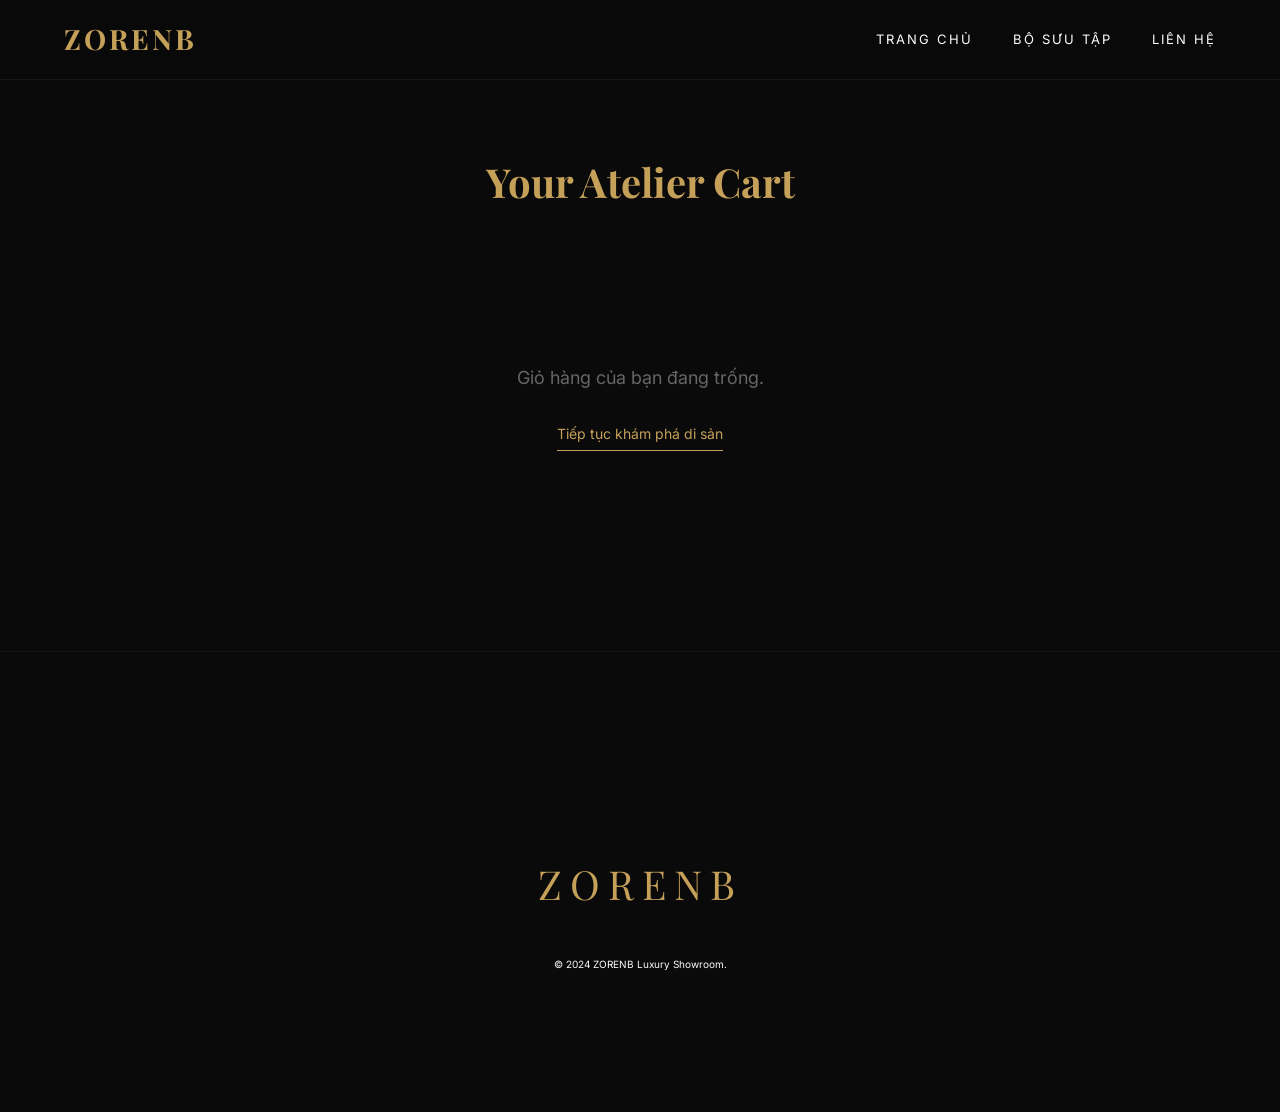
<file: cart.html>
<!DOCTYPE html>
<html lang="vi">

<head>
    <meta charset="UTF-8">
    <meta name="viewport" content="width=device-width, initial-scale=1.0">
    <title>Giỏ Hàng | ZORENB Luxury Heritage</title>
    <link rel="stylesheet" href="css/style.css">
    <link rel="stylesheet" href="https://cdnjs.cloudflare.com/ajax/libs/font-awesome/6.5.1/css/all.min.css">
    <style>
        .cart-section {
            padding: 15rem 5% 10rem;
            min-height: 70vh;
        }

        .cart-container {
            max-width: 1200px;
            margin: 0 auto;
        }

        .cart-title {
            font-family: var(--font-serif);
            font-size: 4rem;
            color: var(--clr-gold);
            margin-bottom: 5rem;
            text-align: center;
        }

        .cart-grid {
            display: grid;
            grid-template-columns: 1fr 35rem;
            gap: 5rem;
        }

        .cart-items {
            border-top: 1px solid rgba(255, 255, 255, 0.1);
        }

        .cart-item {
            display: flex;
            align-items: center;
            padding: 3rem 0;
            border-bottom: 1px solid rgba(255, 255, 255, 0.05);
            gap: 3rem;
        }

        .cart-item-img {
            width: 12rem;
            height: 16rem;
            object-fit: cover;
            border-radius: 4px;
        }

        .cart-item-info {
            flex: 1;
        }

        .cart-item-name {
            font-family: var(--font-serif);
            font-size: 2.2rem;
            margin-bottom: 0.5rem;
            color: var(--clr-ivory);
        }

        .cart-item-meta {
            color: #666;
            font-size: 1.3rem;
            text-transform: uppercase;
            letter-spacing: 0.1rem;
        }

        .cart-item-price {
            color: var(--clr-gold);
            font-size: 1.8rem;
            margin-top: 1rem;
        }

        .cart-qty-control {
            display: flex;
            align-items: center;
            border: 1px solid #333;
            width: fit-content;
            margin-top: 1.5rem;
        }

        .cart-qty-btn {
            background: none;
            border: none;
            color: #fff;
            width: 3.5rem;
            height: 3.5rem;
            cursor: pointer;
        }

        .cart-qty-val {
            padding: 0 1.5rem;
            font-size: 1.4rem;
        }

        .cart-summary {
            background: #0f0f0f;
            padding: 4rem;
            border-radius: 8px;
            height: fit-content;
            position: sticky;
            top: 12rem;
        }

        .summary-title {
            font-size: 1.8rem;
            text-transform: uppercase;
            letter-spacing: 0.2rem;
            margin-bottom: 3rem;
            border-bottom: 1px solid #333;
            padding-bottom: 1.5rem;
        }

        .summary-row {
            display: flex;
            justify-content: space-between;
            margin-bottom: 2rem;
            font-size: 1.4rem;
            color: #888;
        }

        .summary-total {
            border-top: 1px solid #333;
            padding-top: 2rem;
            margin-top: 2rem;
            color: var(--clr-ivory);
            font-weight: 600;
            font-size: 2rem;
        }

        .btn-checkout {
            width: 100%;
            padding: 2rem;
            background: var(--clr-gold);
            color: #000;
            border: none;
            font-weight: 700;
            text-transform: uppercase;
            letter-spacing: 0.2rem;
            cursor: pointer;
            margin-top: 3rem;
            transition: 0.3s;
        }

        .btn-checkout:hover {
            background: #e6c875;
            transform: translateY(-3px);
        }

        .empty-cart {
            text-align: center;
            padding: 10rem 0;
        }

        .btn-continue {
            display: inline-block;
            margin-top: 3rem;
            color: var(--clr-gold);
            text-decoration: none;
            border-bottom: 1px solid;
            padding-bottom: 5px;
            font-size: 1.4rem;
        }

        .delete-item-btn {
            color: #ff4d4d;
            cursor: pointer;
            transition: all 0.3s ease;
            padding: 1rem;
            display: flex;
            align-items: center;
            justify-content: center;
            border-radius: 50%;
            margin-left: auto; /* Push to the right */
        }

        .delete-item-btn:hover {
            background: rgba(255, 77, 77, 0.1);
            transform: scale(1.2) rotate(5deg);
        }

        .btn-clear-all {
            background: transparent;
            border: 1px solid #333;
            color: #666;
            width: 100%;
            padding: 1.2rem;
            margin-top: 1.5rem;
            cursor: pointer;
            font-size: 1.2rem;
            text-transform: uppercase;
            letter-spacing: 0.1rem;
            transition: all 0.3s;
        }

        .btn-clear-all:hover {
            border-color: #ff4d4d;
            color: #ff4d4d;
        }

    </style>
</head>

<body>
    <div class="app-container">
        <header class="site-header header-scrolled">
            <div class="logo">ZORENB</div>
            <nav>
                <ul class="nav-menu">
                    <li><a href="index.html" class="nav-link">Trang Chủ</a></li>
                    <li><a href="collections.html" class="nav-link">Bộ Sưu Tập</a></li>
                    <li><a href="#" class="nav-link">Liên Hệ</a></li>
                </ul>
            </nav>
        </header>

        <main class="cart-section">
            <div class="cart-container">
                <h1 class="cart-title">Your Atelier Cart</h1>

                <div id="cart-content">
                    <!-- Content loaded by JS -->
                </div>
            </div>
        </main>

        <footer class="site-footer">
            <div class="section-container">
                <div class="footer-logo">ZORENB</div>
                <p>&copy; 2024 ZORENB Luxury Showroom.</p>
            </div>
        </footer>
    </div>

    <script>
        function renderCart() {
            const cart = JSON.parse(localStorage.getItem('ZorenbCart')) || [];
            console.log('=== renderCart called ===');
            console.log('Cart data:', cart);
            console.log('Cart length:', cart.length);
            const container = document.getElementById('cart-content');

            if (cart.length === 0) {
                container.innerHTML = `
                    <div class="empty-cart">
                        <p style="font-size: 1.8rem; color: #666;">Giỏ hàng của bạn đang trống.</p>
                        <a href="collections.html" class="btn-continue">Tiếp tục khám phá di sản</a>
                    </div>`;
                return;
            }

            let subtotal = 0;
            const itemsHtml = cart.map((item, index) => {
                const price = parseFloat(item.price.replace('$', '').replace(',', ''));
                subtotal += price * item.qty;
                return `
                    <div class="cart-item">
                        <img src="${item.image}" class="cart-item-img">
                        <div class="cart-item-info">
                            <h3 class="cart-item-name">${item.name}</h3>
                            <p class="cart-item-meta">Size: ${item.size} | Màu: ${item.color || 'Mặc định'}</p>
                            <p class="cart-item-price">${item.price}</p>
                            <div class="cart-qty-control">
                                <button class="cart-qty-btn" onclick="updateQty(${index}, -1)">−</button>
                                <span class="cart-qty-val">${item.qty}</span>
                                <button class="cart-qty-btn" onclick="updateQty(${index}, 1)">+</button>
                            </div>
                        </div>
                        <div class="delete-item-btn" onclick="if(confirm('Bạn có chắc chắn muốn xóa sản phẩm này?')) removeItem(${index})" title="Xóa sản phẩm">
                            <i class="fas fa-trash-alt" style="font-size: 1.8rem;"></i>
                        </div>
                    </div>
                `;
            }).join('');

            container.innerHTML = `
                <div class="cart-grid">
                    <div class="cart-items">${itemsHtml}</div>
                    <div class="cart-summary">
                        <h2 class="summary-title">Tạm tính</h2>
                        <div class="summary-row"><span>Sản phẩm</span><span>$${subtotal.toLocaleString()}</span></div>
                        <div class="summary-row"><span>Vận chuyển</span><span>Free</span></div>
                        <div class="summary-total"><div class="summary-row" style="color:inherit"><span>Tổng cộng</span><span>$${subtotal.toLocaleString()}</span></div></div>
                        <button class="btn-checkout" onclick="completeCheckout()">Thanh Toán</button>
                        <button class="btn-clear-all" onclick="clearFullCart()">Hủy Toàn Bộ</button>
                    </div>
                </div>
            `;
        }

        window.updateQty = (index, delta) => {
            let cart = JSON.parse(localStorage.getItem('ZorenbCart'));
            cart[index].qty = Math.max(1, cart[index].qty + delta);
            localStorage.setItem('ZorenbCart', JSON.stringify(cart));
            renderCart();
        };

        window.removeItem = (index) => {
            let cart = JSON.parse(localStorage.getItem('ZorenbCart'));
            cart.splice(index, 1);
            localStorage.setItem('ZorenbCart', JSON.stringify(cart));
            renderCart();
        };

        renderCart();
        window.clearFullCart = () => {
            if (confirm('Bạn có chắc chắn muốn xóa toàn bộ sản phẩm khỏi giỏ hàng?')) {
                localStorage.removeItem('ZorenbCart');
                renderCart();
            }
        };

        window.completeCheckout = () => {
            window.location.href = 'checkout.html';
        };
    </script>
    <script src="js/common.js"></script>
</body>

</html>
</file>
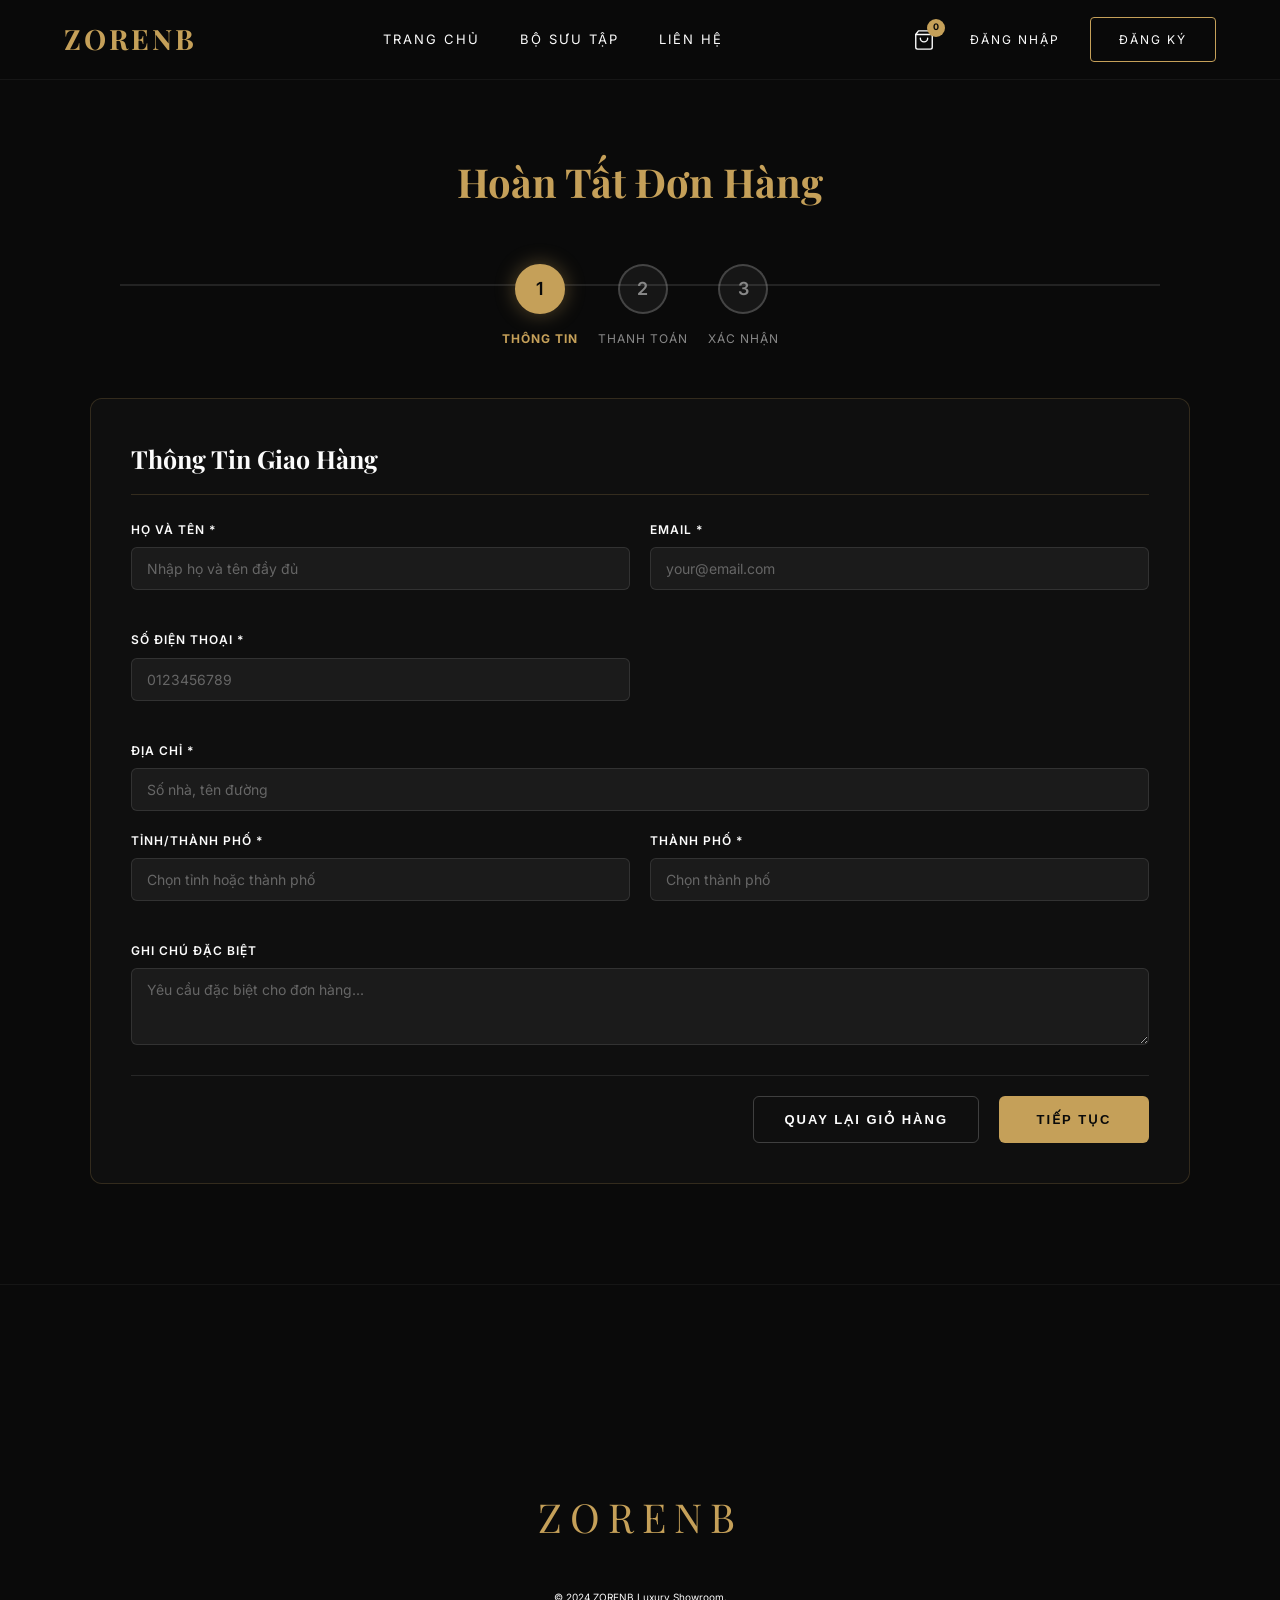
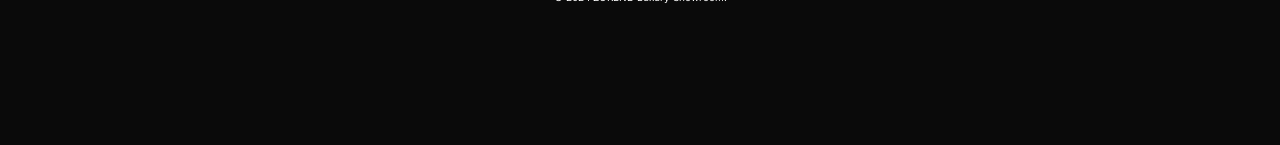
<file: checkout.html>
<!DOCTYPE html>
<html lang="vi">

<head>
    <meta charset="UTF-8">
    <meta name="viewport" content="width=device-width, initial-scale=1.0">
    <title>Checkout | ZORENB Luxury Heritage</title>
    <link rel="stylesheet" href="css/style.css">
    <link rel="stylesheet" href="css/checkout.css">
    <link rel="stylesheet" href="https://cdnjs.cloudflare.com/ajax/libs/font-awesome/6.5.1/css/all.min.css">
</head>

<body>
    <div class="app-container">
        <header class="site-header header-scrolled">
            <div class="logo">ZORENB</div>
            <nav>
                <ul class="nav-menu">
                    <li><a href="index.html" class="nav-link">Trang Chủ</a></li>
                    <li><a href="collections.html" class="nav-link">Bộ Sưu Tập</a></li>
                    <li><a href="#" class="nav-link">Liên Hệ</a></li>
                </ul>
            </nav>
            <div class="header-actions">
                <a href="cart.html" class="cart-icon-btn" id="header-cart-link" aria-label="Giỏ hàng">
                    <svg width="22" height="22" viewBox="0 0 24 24" fill="none" stroke="currentColor" stroke-width="1.5"
                        stroke-linecap="round" stroke-linejoin="round">
                        <path d="M6 2L3 6v14a2 2 0 002 2h14a2 2 0 002-2V6l-3-4z"></path>
                        <line x1="3" y1="6" x2="21" y2="6"></line>
                        <path d="M16 10a4 4 0 01-8 0"></path>
                    </svg>
                    <span class="cart-badge" id="cart-count">0</span>
                </a>
                <a href="#" class="btn-auth login-link">Đăng Nhập</a>
                <a href="#" class="btn-auth register-btn">Đăng Ký</a>
            </div>
        </header>

        <main class="checkout-section">
            <div class="checkout-container">
                <h1 class="checkout-title">Hoàn Tất Đơn Hàng</h1>

                <!-- STEPPER -->
                <div class="checkout-stepper">
                    <div class="stepper-track"></div>
                    <div class="stepper-step active" data-step="1">
                        <div class="stepper-circle">1</div>
                        <p class="stepper-label">Thông Tin</p>
                    </div>
                    <div class="stepper-step" data-step="2">
                        <div class="stepper-circle">2</div>
                        <p class="stepper-label">Thanh Toán</p>
                    </div>
                    <div class="stepper-step" data-step="3">
                        <div class="stepper-circle">3</div>
                        <p class="stepper-label">Xác Nhận</p>
                    </div>
                </div>

                <!-- CHECKOUT CONTENT -->
                <div class="checkout-content">
                    <!-- STEP 1: CUSTOMER INFO -->
                    <div class="checkout-step active" id="step-1">
                        <h2 class="step-title">Thông Tin Giao Hàng</h2>

                        <form class="checkout-form" id="customer-form">
                            <div class="form-row">
                                <div class="form-group">
                                    <label for="fullname">Họ và Tên *</label>
                                    <input type="text" id="fullname" name="fullname" required placeholder="Nhập họ và tên đầy đủ">
                                </div>
                                <div class="form-group">
                                    <label for="email">Email *</label>
                                    <input type="email" id="email" name="email" required placeholder="your@email.com">
                                </div>
                            </div>

                            <div class="form-row">
                                <div class="form-group">
                                    <label for="phone">Số Điện Thoại *</label>
                                    <input type="tel" id="phone" name="phone" required placeholder="0123456789">
                                </div>
                            </div>

                            <div class="form-group">
                                <label for="address">Địa Chỉ *</label>
                                <input type="text" id="address" name="address" required placeholder="Số nhà, tên đường">
                            </div>

                            <div class="form-row">
                                <div class="form-group">
                                    <label for="province">Tỉnh/Thành Phố *</label>
                                    <input type="text" id="province" name="province" required placeholder="Chọn tỉnh hoặc thành phố" list="provinces-list">
                                    <datalist id="provinces-list">
                                        <option value="An Giang">An Giang</option>
                                        <option value="Bà Rịa - Vũng Tàu">Bà Rịa - Vũng Tàu</option>
                                        <option value="Bạc Liêu">Bạc Liêu</option>
                                        <option value="Bắc Giang">Bắc Giang</option>
                                        <option value="Bắc Kạn">Bắc Kạn</option>
                                        <option value="Bắc Ninh">Bắc Ninh</option>
                                        <option value="Bến Tre">Bến Tre</option>
                                        <option value="Bình Định">Bình Định</option>
                                        <option value="Bình Dương">Bình Dương</option>
                                        <option value="Bình Phước">Bình Phước</option>
                                        <option value="Bình Thuận">Bình Thuận</option>
                                        <option value="Cà Mau">Cà Mau</option>
                                        <option value="Cao Bằng">Cao Bằng</option>
                                        <option value="Cần Thơ">Cần Thơ</option>
                                        <option value="Đà Nẵng">Đà Nẵng</option>
                                        <option value="Đắk Lắk">Đắk Lắk</option>
                                        <option value="Đắk Nông">Đắk Nông</option>
                                        <option value="Điện Biên">Điện Biên</option>
                                        <option value="Đồng Nai">Đồng Nai</option>
                                        <option value="Đồng Tháp">Đồng Tháp</option>
                                        <option value="Gia Lai">Gia Lai</option>
                                        <option value="Hà Giang">Hà Giang</option>
                                        <option value="Hà Nam">Hà Nam</option>
                                        <option value="Hà Nội">Hà Nội</option>
                                        <option value="Hải Dương">Hải Dương</option>
                                        <option value="Hải Phòng">Hải Phòng</option>
                                        <option value="Hậu Giang">Hậu Giang</option>
                                        <option value="Hòa Bình">Hòa Bình</option>
                                        <option value="Hưng Yên">Hưng Yên</option>
                                        <option value="Khánh Hòa">Khánh Hòa</option>
                                        <option value="Kiên Giang">Kiên Giang</option>
                                        <option value="Kon Tum">Kon Tum</option>
                                        <option value="Lai Châu">Lai Châu</option>
                                        <option value="Lâm Đồng">Lâm Đồng</option>
                                        <option value="Lạng Sơn">Lạng Sơn</option>
                                        <option value="Lào Cai">Lào Cai</option>
                                        <option value="Long An">Long An</option>
                                        <option value="Nam Định">Nam Định</option>
                                        <option value="Nghệ An">Nghệ An</option>
                                        <option value="Ninh Bình">Ninh Bình</option>
                                        <option value="Ninh Thuận">Ninh Thuận</option>
                                        <option value="Phú Thọ">Phú Thọ</option>
                                        <option value="Phú Yên">Phú Yên</option>
                                        <option value="Quảng Bình">Quảng Bình</option>
                                        <option value="Quảng Nam">Quảng Nam</option>
                                        <option value="Quảng Ngãi">Quảng Ngãi</option>
                                        <option value="Quảng Ninh">Quảng Ninh</option>
                                        <option value="Quảng Trị">Quảng Trị</option>
                                        <option value="Sóc Trăng">Sóc Trăng</option>
                                        <option value="Sơn La">Sơn La</option>
                                        <option value="Tây Ninh">Tây Ninh</option>
                                        <option value="Thái Bình">Thái Bình</option>
                                        <option value="Thái Nguyên">Thái Nguyên</option>
                                        <option value="Thanh Hóa">Thanh Hóa</option>
                                        <option value="Thừa Thiên Huế">Thừa Thiên Huế</option>
                                        <option value="Tiền Giang">Tiền Giang</option>
                                        <option value="TP. Hồ Chí Minh">TP. Hồ Chí Minh</option>
                                        <option value="Trà Vinh">Trà Vinh</option>
                                        <option value="Tuyên Quang">Tuyên Quang</option>
                                        <option value="Vĩnh Long">Vĩnh Long</option>
                                        <option value="Vĩnh Phúc">Vĩnh Phúc</option>
                                        <option value="Yên Bái">Yên Bái</option>
                                    </datalist>
                                </div>
                                <div class="form-group">
                                    <label for="city">Thành Phố *</label>
                                    <input type="text" id="city" name="city" required placeholder="Chọn thành phố" list="cities-list">
                                    <datalist id="cities-list"></datalist>
                                </div>
                            </div>

                            <div class="form-group">
                                <label for="notes">Ghi Chú Đặc Biệt</label>
                                <textarea id="notes" name="notes" placeholder="Yêu cầu đặc biệt cho đơn hàng..." rows="3"></textarea>
                            </div>

                            <div class="form-error-message" id="form-error-message" style="display: none;"></div>

                            <div class="form-actions">
                                <button type="button" class="btn-secondary" onclick="window.location.href='cart.html'">Quay Lại Giỏ Hàng</button>
                                <button type="button" class="btn-primary" onclick="validateAndGoToStep(2)">Tiếp Tục</button>
                            </div>
                        </form>
                    </div>

                    <!-- STEP 2: PAYMENT METHOD -->
                    <div class="checkout-step" id="step-2">
                        <h2 class="step-title">Phương Thức Thanh Toán</h2>

                        <form class="checkout-form" id="payment-form">
                            <div class="payment-options">
                                <!-- CREDIT CARD -->
                                <label class="payment-option">
                                    <input type="radio" name="payment-method" value="credit-card" required onchange="togglePaymentForm('credit-card')">
                                    <div class="payment-card">
                                        <div class="payment-icon">
                                            <i class="fas fa-credit-card"></i>
                                        </div>
                                        <div class="payment-info">
                                            <h4>Thẻ Tín Dụng</h4>
                                            <p>Visa, Mastercard</p>
                                        </div>
                                    </div>
                                </label>

                                <!-- PAYPAL -->
                                <label class="payment-option">
                                    <input type="radio" name="payment-method" value="paypal" required onchange="togglePaymentForm('paypal')">
                                    <div class="payment-card">
                                        <div class="payment-icon">
                                            <i class="fab fa-paypal"></i>
                                        </div>
                                        <div class="payment-info">
                                            <h4>Ví Điện Tử</h4>
                                            <p>PayPal</p>
                                        </div>
                                    </div>
                                </label>

                                <!-- BANK TRANSFER -->
                                <label class="payment-option">
                                    <input type="radio" name="payment-method" value="bank-transfer" required onchange="togglePaymentForm('bank-transfer')">
                                    <div class="payment-card">
                                        <div class="payment-icon">
                                            <i class="fas fa-university"></i>
                                        </div>
                                        <div class="payment-info">
                                            <h4>Chuyển Khoản Ngân Hàng</h4>
                                            <p>Chuyển khoản trực tiếp</p>
                                        </div>
                                    </div>
                                </label>
                            </div>

                            <!-- PAYMENT DETAILS (shown based on selection) -->
                            <div id="payment-details" class="payment-details" style="display: none;">
                                <!-- CREDIT CARD FORM -->
                                <div id="credit-card-form" class="payment-form" style="display: none;">
                                    <h4>Thông Tin Thẻ</h4>
                                    <div class="form-group">
                                        <label for="card-number">Số Thẻ *</label>
                                        <input type="text" id="card-number" name="card-number" placeholder="1234 5678 9012 3456" maxlength="19">
                                    </div>
                                    <div class="form-row">
                                        <div class="form-group">
                                            <label for="card-name">Tên Chủ Thẻ *</label>
                                            <input type="text" id="card-name" name="card-name" placeholder="JOHN DOE">
                                        </div>
                                    </div>
                                    <div class="form-row">
                                        <div class="form-group">
                                            <label for="card-expiry">Thời Hạn (MM/YY) *</label>
                                            <input type="text" id="card-expiry" name="card-expiry" placeholder="12/25" maxlength="5">
                                        </div>
                                        <div class="form-group">
                                            <label for="card-cvv">CVV *</label>
                                            <input type="text" id="card-cvv" name="card-cvv" placeholder="123" maxlength="3">
                                        </div>
                                    </div>
                                </div>

                                <!-- PAYPAL FORM -->
                                <div id="paypal-form" class="payment-form" style="display: none;">
                                    <h4>Thông Tin PayPal</h4>
                                    <div class="form-group">
                                        <label for="paypal-email">Email PayPal *</label>
                                        <input type="email" id="paypal-email" name="paypal-email" placeholder="your@paypal.com">
                                    </div>
                                    <p class="payment-info-note">Bạn sẽ được chuyển hướng đến PayPal để hoàn tất thanh toán</p>
                                </div>

                                <!-- BANK TRANSFER FORM -->
                                <div id="bank-transfer-form" class="payment-form" style="display: none;">
                                    <h4>Thông Tin Chuyển Khoản</h4>
                                    <div class="bank-info-box">
                                        <p><strong>Ngân Hàng:</strong> Vietcombank</p>
                                        <p><strong>Số Tài Khoản:</strong> 1234567890</p>
                                        <p><strong>Chủ Tài Khoản:</strong> ZORENB LUXURY</p>
                                        <p><strong>Nội Dung:</strong> [Order ID]</p>
                                    </div>
                                    <p class="payment-info-note">Vui lòng cung cấp chứng chỉ chuyển khoản sau khi thanh toán</p>
                                </div>
                            </div>

                            <div class="form-actions">
                                <button type="button" class="btn-secondary" onclick="goToStep(1)">Quay Lại</button>
                                <button type="button" class="btn-primary" onclick="validateAndGoToStep(3)">Tiếp Tục</button>
                            </div>
                        </form>
                    </div>

                    <!-- STEP 3: ORDER REVIEW -->
                    <div class="checkout-step" id="step-3">
                        <h2 class="step-title">Xác Nhận Đơn Hàng</h2>

                        <div class="review-grid">
                            <!-- ORDER ITEMS -->
                            <div class="review-section review-items">
                                <h3>Chi Tiết Đơn Hàng</h3>
                                <div id="review-cart-items"></div>
                            </div>

                            <!-- CUSTOMER INFO SUMMARY -->
                            <div class="review-section review-info">
                                <h3>Thông Tin Giao Hàng</h3>
                                <div id="review-customer-info"></div>
                            </div>

                            <!-- PAYMENT METHOD SUMMARY -->
                            <div class="review-section review-payment">
                                <h3>Phương Thức Thanh Toán</h3>
                                <div id="review-payment-method"></div>
                            </div>

                            <!-- ORDER SUMMARY -->
                            <div class="review-section review-summary">
                                <h3>Tổng Cộng</h3>
                                <div id="review-summary"></div>
                            </div>
                        </div>

                        <div class="form-actions">
                            <button type="button" class="btn-secondary" onclick="goToStep(2)">Quay Lại</button>
                            <button type="button" class="btn-primary btn-submit" onclick="completeCheckout()">Xác Nhận & Thanh Toán</button>
                        </div>
                    </div>
                </div>
            </div>
        </main>

        <footer class="site-footer">
            <div class="section-container">
                <div class="footer-logo">ZORENB</div>
                <p>&copy; 2024 ZORENB Luxury Showroom.</p>
            </div>
        </footer>
    </div>

    <script src="js/checkout.js"></script>
    <script src="js/common.js"></script>
</body>

</html>
</file>
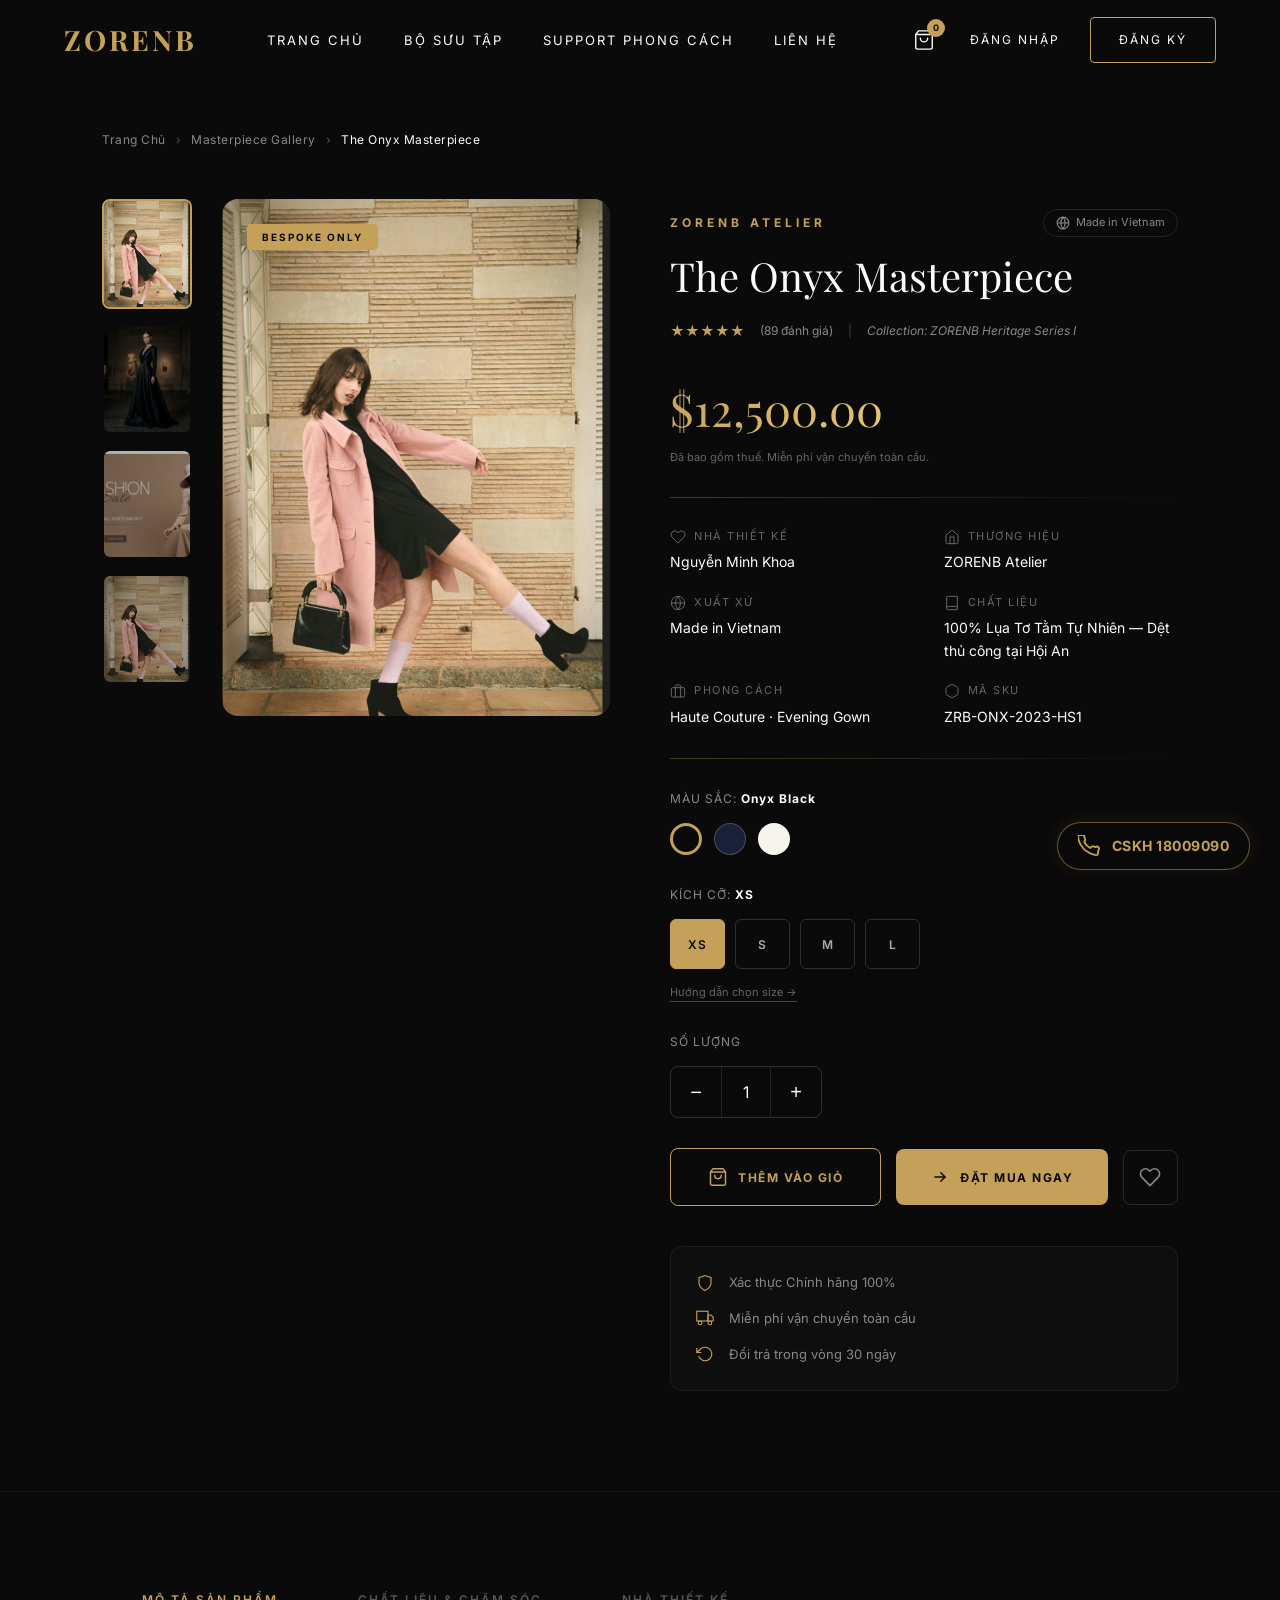
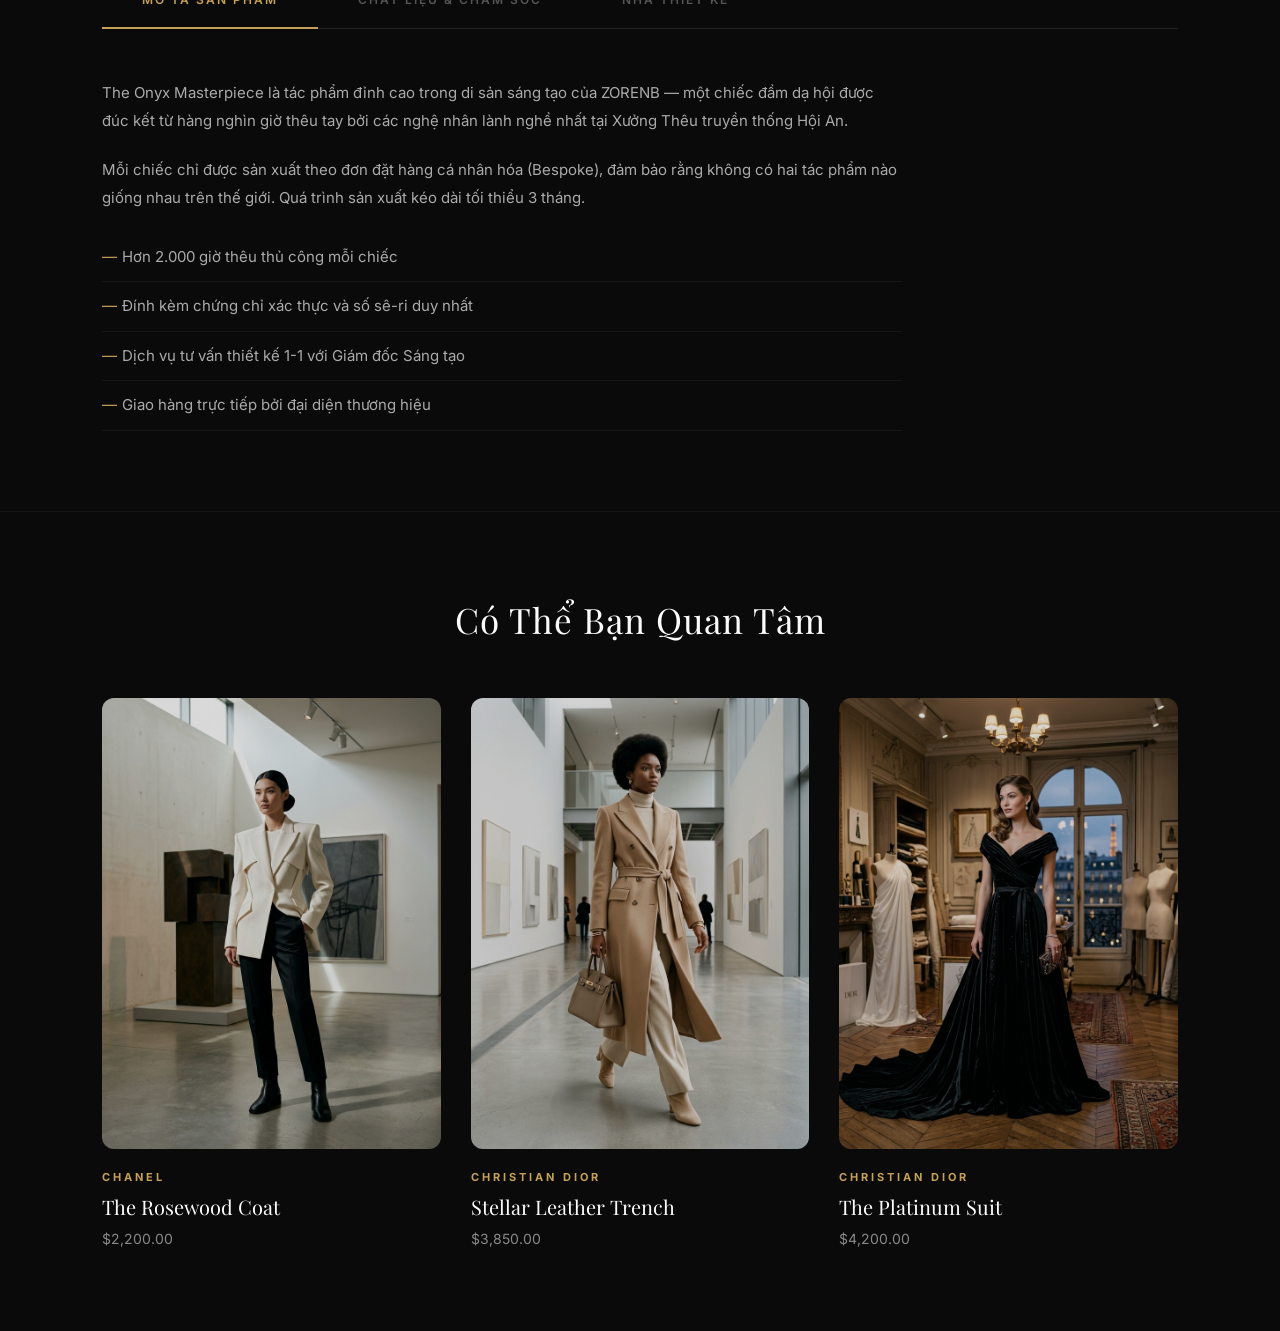
<file: product-detail.html>
<!DOCTYPE html>
<html lang="vi">

<head>
    <meta charset="UTF-8">
    <meta name="viewport" content="width=device-width, initial-scale=1.0">
    <title>ZORENB | Chi Tiết Sản Phẩm</title>
    <link rel="stylesheet" href="css/style.css">
    <link rel="stylesheet" href="css/product-detail.css">
    <script src="java/animations.js" defer></script>
</head>

<body class="product-page">
    <div class="app-container">

        <!-- HEADER -->
        <header class="site-header">
            <div class="logo">ZORENB</div>
            <nav>
                <ul class="nav-menu" id="nav-menu">
                    <li><a href="index.html" class="nav-link">Trang Chủ</a></li>
                    <li class="has-dropdown">
                        <a href="collections.html" class="nav-link">Bộ Sưu Tập</a>
                        <ul class="sub-menu">
                            <li><a href="collections.html" class="sub-link">Mới Nhất</a></li>
                            <li><a href="collections.html" class="sub-link">Mùa Hè</a></li>
                            <li><a href="collections.html" class="sub-link">Mùa Xuân</a></li>
                            <li><a href="collections.html" class="sub-link">Mùa Đông</a></li>
                        </ul>
                    </li>
                    <li><a href="#" class="nav-link">Support Phong Cách</a></li>
                    <li><a href="#" class="nav-link">Liên Hệ</a></li>
                </ul>
            </nav>
            <div class="header-actions">
                <a href="cart.html" class="cart-icon-btn" id="header-cart-link" aria-label="Giỏ hàng">
                    <svg width="22" height="22" viewBox="0 0 24 24" fill="none" stroke="currentColor" stroke-width="1.5"
                        stroke-linecap="round" stroke-linejoin="round">
                        <path d="M6 2L3 6v14a2 2 0 002 2h14a2 2 0 002-2V6l-3-4z"></path>
                        <line x1="3" y1="6" x2="21" y2="6"></line>
                        <path d="M16 10a4 4 0 01-8 0"></path>
                    </svg>
                    <span class="cart-badge" id="cart-count">0</span>
                </a>
                <a href="#" class="btn-auth login-link">Đăng Nhập</a>
                <a href="#" class="btn-auth register-btn">Đăng Ký</a>
            </div>
            <button class="hamburger" id="hamburger-btn" aria-label="Menu">
                <span></span><span></span><span></span>
            </button>
        </header>

        <!-- BREADCRUMB -->
        <nav class="pd-breadcrumb" aria-label="breadcrumb">
            <a href="index.html">Trang Chủ</a>
            <span>›</span>
            <a href="index.html#masterpiece">Masterpiece Gallery</a>
            <span>›</span>
            <span id="bc-product-name">Đang tải...</span>
        </nav>

        <!-- MAIN PRODUCT DETAIL -->
        <main class="pd-main">

            <!-- GALLERY -->
            <section class="pd-gallery">
                <div class="pd-thumbs" id="pd-thumbs"></div>
                <div class="pd-main-img-wrap">
                    <img src="" alt="Sản phẩm" class="pd-main-img" id="pd-main-img">
                    <span class="pd-badge" id="pd-badge">Exclusive</span>
                </div>
            </section>

            <!-- INFO PANEL -->
            <section class="pd-info reveal">
                <div class="pd-brand-row">
                    <span class="pd-brand-name" id="pd-brand"></span>
                    <span class="pd-origin-tag">
                        <svg width="14" height="14" viewBox="0 0 24 24" fill="none" stroke="currentColor"
                            stroke-width="2">
                            <circle cx="12" cy="12" r="10" />
                            <path d="M2 12h20M12 2a15.3 15.3 0 010 20M12 2a15.3 15.3 0 000 20" />
                        </svg>
                        <span id="pd-origin">Made in France</span>
                    </span>
                </div>

                <h1 class="pd-product-name" id="pd-name">Đang tải...</h1>

                <div class="pd-rating-row">
                    <span class="pd-stars" id="pd-stars">★★★★★</span>
                    <span class="pd-review-count" id="pd-reviews">(0 đánh giá)</span>
                    <span class="pd-divider">|</span>
                    <span class="pd-collection-tag" id="pd-collection"></span>
                </div>

                <div class="pd-price-block">
                    <span class="pd-price-usd" id="pd-price">$0.00</span>
                    <span class="pd-tax-note">Đã bao gồm thuế. Miễn phí vận chuyển toàn cầu.</span>
                </div>

                <div class="pd-divider-line"></div>

                <div class="pd-meta-grid" id="pd-meta-grid"></div>

                <div class="pd-divider-line"></div>

                <!-- Màu sắc -->
                <div class="pd-color-section">
                    <span class="pd-section-label">Màu sắc: <strong id="color-label">—</strong></span>
                    <div class="pd-colors" id="pd-colors"></div>
                </div>

                <!-- Kích cỡ -->
                <div class="pd-size-section">
                    <span class="pd-section-label">Kích cỡ: <strong id="size-label">Chưa chọn</strong></span>
                    <div class="pd-sizes" id="pd-sizes"></div>
                    <a href="#" class="pd-size-guide">Hướng dẫn chọn size →</a>
                </div>

                <!-- Số lượng -->
                <div class="pd-qty-section">
                    <span class="pd-section-label">Số lượng</span>
                    <div class="pd-qty-control">
                        <button class="pd-qty-btn" id="qty-minus">−</button>
                        <span class="pd-qty-value" id="qty-value">1</span>
                        <button class="pd-qty-btn" id="qty-plus">+</button>
                    </div>
                </div>

                <!-- Nút hành động -->
                <div class="pd-actions">
                    <button class="pd-btn-cart" id="btn-add-cart">
                        <svg width="20" height="20" viewBox="0 0 24 24" fill="none" stroke="currentColor"
                            stroke-width="1.8" stroke-linecap="round" stroke-linejoin="round">
                            <path d="M6 2L3 6v14a2 2 0 002 2h14a2 2 0 002-2V6l-3-4z" />
                            <line x1="3" y1="6" x2="21" y2="6" />
                            <path d="M16 10a4 4 0 01-8 0" />
                        </svg>
                        Thêm Vào Giỏ
                    </button>
                    <button class="pd-btn-buy" id="btn-buy-now">
                        <svg width="20" height="20" viewBox="0 0 24 24" fill="none" stroke="currentColor"
                            stroke-width="1.8" stroke-linecap="round" stroke-linejoin="round">
                            <polyline points="13 17 18 12 13 7" />
                            <path d="M6 12h12" />
                        </svg>
                        Đặt Mua Ngay
                    </button>
                    <button class="pd-btn-wish" id="btn-wishlist" aria-label="Yêu thích">
                        <svg width="22" height="22" viewBox="0 0 24 24" fill="none" stroke="currentColor"
                            stroke-width="1.8">
                            <path
                                d="M20.84 4.61a5.5 5.5 0 00-7.78 0L12 5.67l-1.06-1.06a5.5 5.5 0 00-7.78 7.78l1.06 1.06L12 21.23l7.78-7.78 1.06-1.06a5.5 5.5 0 000-7.78z" />
                        </svg>
                    </button>
                </div>

                <!-- Cam kết -->
                <div class="pd-guarantees">
                    <div class="pd-guarantee-item">
                        <svg width="18" height="18" viewBox="0 0 24 24" fill="none" stroke="currentColor"
                            stroke-width="1.5">
                            <path d="M12 22s8-4 8-10V5l-8-3-8 3v7c0 6 8 10 8 10z" />
                        </svg>
                        <span>Xác thực Chính hãng 100%</span>
                    </div>
                    <div class="pd-guarantee-item">
                        <svg width="18" height="18" viewBox="0 0 24 24" fill="none" stroke="currentColor"
                            stroke-width="1.5">
                            <rect x="1" y="3" width="15" height="13" />
                            <polygon points="16 8 20 8 23 11 23 16 16 16 16 8" />
                            <circle cx="5.5" cy="18.5" r="2.5" />
                            <circle cx="18.5" cy="18.5" r="2.5" />
                        </svg>
                        <span>Miễn phí vận chuyển toàn cầu</span>
                    </div>
                    <div class="pd-guarantee-item">
                        <svg width="18" height="18" viewBox="0 0 24 24" fill="none" stroke="currentColor"
                            stroke-width="1.5">
                            <polyline points="1 4 1 10 7 10" />
                            <path d="M3.51 15a9 9 0 102.13-9.36L1 10" />
                        </svg>
                        <span>Đổi trả trong vòng 30 ngày</span>
                    </div>
                </div>
            </section>
        </main>

        <!-- CHI TIẾT MỞ RỘNG -->
        <section class="pd-details-full reveal">
            <div class="pd-details-container">
                <div class="pd-tabs">
                    <button class="pd-tab active" data-tab="desc">Mô Tả Sản Phẩm</button>
                    <button class="pd-tab" data-tab="material">Chất Liệu & Chăm Sóc</button>
                    <button class="pd-tab" data-tab="designer">Nhà Thiết Kế</button>
                </div>
                <div class="pd-tab-content active" id="tab-desc"></div>
                <div class="pd-tab-content" id="tab-material"></div>
                <div class="pd-tab-content" id="tab-designer"></div>
            </div>
        </section>

        <!-- SẢN PHẨM LIÊN QUAN -->
        <section class="pd-related reveal">
            <div class="pd-details-container">
                <h2 class="pd-related-title">Có Thể Bạn Quan Tâm</h2>
                <div class="pd-related-grid" id="pd-related-grid"></div>
            </div>
        </section>

        <!-- TOAST -->
        <div class="pd-toast" id="pd-toast">
            <svg width="18" height="18" viewBox="0 0 24 24" fill="none" stroke="currentColor" stroke-width="2">
                <polyline points="20 6 9 17 4 12" />
            </svg>
            <span id="toast-msg">Đã thêm vào giỏ!</span>
        </div>

    </div>

    <script>
        // =============================================
        //  DATABASE: 8 Sản phẩm ZORENB Masterpiece
        // =============================================
        const PRODUCTS = [
            {
                id: 1,
                name: 'The Onyx Masterpiece',
                brand: 'ZORENB Atelier',
                origin: 'Made in Vietnam',
                price: '$12,500.00',
                badge: 'Bespoke Only',
                designer: 'Nguyễn Minh Khoa',
                designerTitle: 'Founder & Creative Director — ZORENB',
                designerBio: 'Tốt nghiệp Học viện Thời trang Paris năm 2003. Sau 10 năm tại Maison Margiela và Celine, ông trở về Việt Nam thành lập ZORENB năm 2015 với triết lý "Quiet Luxury" độc đáo, kết hợp giữa kỹ thuật Haute Couture châu Âu và tinh thần nghệ thuật truyền thống Á Đông.',
                collection: 'ZORENB Heritage Series I',
                reviews: 89,
                stars: 5,
                material: '100% Lụa Tơ Tằm Tự Nhiên — Dệt thủ công tại Hội An',
                sku: 'ZRB-ONX-2023-HS1',
                style: 'Haute Couture · Evening Gown',
                mainImg: 'image/zorenb/masterpiece.jpg',
                thumbs: ['image/zorenb/masterpiece.jpg', 'image/zorenb/hero.jpg', 'image/zorenb/product_01.jpg', 'image/zorenb/product_02.jpg'],
                colors: [{ name: 'Onyx Black', hex: '#0a0a0a' }, { name: 'Midnight Blue', hex: '#1a1f3a' }, { name: 'Ivory', hex: '#F7F4EE' }],
                sizes: ['XS', 'S', 'M', 'L'],
                description: `<p>The Onyx Masterpiece là tác phẩm đỉnh cao trong di sản sáng tạo của ZORENB — một chiếc đầm dạ hội được đúc kết từ hàng nghìn giờ thêu tay bởi các nghệ nhân lành nghề nhất tại Xưởng Thêu truyền thống Hội An.</p><p>Mỗi chiếc chỉ được sản xuất theo đơn đặt hàng cá nhân hóa (Bespoke), đảm bảo rằng không có hai tác phẩm nào giống nhau trên thế giới. Quá trình sản xuất kéo dài tối thiểu 3 tháng.</p><ul><li>Hơn 2.000 giờ thêu thủ công mỗi chiếc</li><li>Đính kèm chứng chỉ xác thực và số sê-ri duy nhất</li><li>Dịch vụ tư vấn thiết kế 1-1 với Giám đốc Sáng tạo</li><li>Giao hàng trực tiếp bởi đại diện thương hiệu</li></ul>`,
                materialDetail: `<div class="pd-material-grid"><div><strong>Chất liệu ngoài</strong><p>100% Lụa Tơ Tằm Tự Nhiên Grade 6A — Làng lụa Vạn Phúc, Hà Đông</p></div><div><strong>Lớp lót</strong><p>Organza Pháp đặc biệt nhập khẩu từ Lyon</p></div><div><strong>Thêu đính</strong><p>Chỉ thêu vàng 18k và hạt pha lê Swarovski</p></div><div><strong>Hướng dẫn bảo quản</strong><p>Dry Clean Only. Bảo quản trong hộp gỗ đặc biệt đi kèm sản phẩm.</p></div></div>`
            },
            {
                id: 2,
                name: 'The Rosewood Coat',
                brand: 'Chanel',
                origin: 'Made in France',
                price: '$2,200.00',
                badge: 'New Season',
                designer: 'Virginie Viard',
                designerTitle: 'Directrice Artistique — Chanel',
                designerBio: 'Virginie Viard đã làm việc cùng Karl Lagerfeld trong hơn 30 năm tại Chanel trước khi đảm nhận vị trí Giám đốc Sáng tạo năm 2019. Phong cách của bà tinh tế, nữ tính, luôn đề cao sự thoải mái và thanh lịch đồng thời.',
                collection: 'Chanel SS 2024',
                reviews: 214,
                stars: 5,
                material: '85% Wool, 15% Cashmere — Dệt tại Đức',
                sku: 'CHA-RWC-2024-SS',
                style: 'Ready-to-Wear · Overcoat',
                mainImg: 'image/chanel/product_02.jpg',
                thumbs: ['image/chanel/product_02.jpg', 'image/chanel/product_01.jpg', 'image/dior/product_01.jpg', 'image/zorenb/hero.jpg'],
                colors: [{ name: 'Rosewood', hex: '#C48B8B' }, { name: 'Beige Classique', hex: '#E8D9C0' }, { name: 'Noir', hex: '#111' }],
                sizes: ['XS', 'S', 'M', 'L', 'XL'],
                description: `<p>The Rosewood Coat là hiện thân của sự tối giản tinh tế đặc trưng Chanel — một chiếc áo khoác dáng dài được cắt may theo phong cách Couture nhưng hiện đại, phù hợp với người phụ nữ đương đại năng động.</p><p>Được lấy cảm hứng từ bảng màu tông hồng đất ấm áp của mùa thu Paris, The Rosewood Coat mang đến sự sang trọng bình thản — loại sang trọng không cần phô trương.</p><ul><li>Đường cắt quảng hợp theo cơ thể người châu Á</li><li>Lớp lót Cupro cao cấp mang lại cảm giác nhẹ nhàng</li><li>Nút bọc vải thủ công, khắc logo CC nhỏ tinh tế</li><li>Túi cài ẩn hai bên hông</li></ul>`,
                materialDetail: `<div class="pd-material-grid"><div><strong>Chất liệu</strong><p>85% Wool Merino, 15% Cashmere — nhập từ Scotland</p></div><div><strong>Lớp lót</strong><p>100% Cupro — nhẹ và thoáng khí</p></div><div><strong>Hoàn thiện</strong><p>Đường may kép theo kỹ thuật Chanel truyền thống</p></div><div><strong>Bảo quản</strong><p>Dry Clean Only. Ủi mặt trái ở nhiệt độ thấp.</p></div></div>`
            },
            {
                id: 3,
                name: 'Stellar Leather Trench',
                brand: 'Christian Dior',
                origin: 'Made in Italy',
                price: '$3,850.00',
                badge: 'Limited Edition',
                designer: 'Maria Grazia Chiuri',
                designerTitle: 'Creative Director — Christian Dior Womenswear',
                designerBio: 'Sinh năm 1964 tại Rome. Học tại Accademia di Costume e di Moda. Từng là Giám đốc Sáng tạo tại Valentino và Fendi. Gia nhập Dior năm 2016, là người phụ nữ đầu tiên giữ vị trí này trong lịch sử 70 năm thương hiệu.',
                collection: 'Dior Fall/Winter 2024',
                reviews: 127,
                stars: 5,
                material: '100% Da bê Italy (Nappa Leather)',
                sku: 'DIOR-SLT-2024-FW',
                style: 'Luxury Ready-to-Wear · Trench Coat',
                mainImg: 'image/dior/product_01.jpg',
                thumbs: ['image/dior/product_01.jpg', 'image/dior/product_02.jpg', 'image/chanel/product_01.jpg', 'image/zorenb/masterpiece.jpg'],
                colors: [{ name: 'Stellar Black', hex: '#151515' }, { name: 'Caramel', hex: '#C4956A' }, { name: 'Ivory', hex: '#F5F0E8' }],
                sizes: ['XS', 'S', 'M', 'L', 'XL'],
                description: `<p>Stellar Leather Trench là tuyên ngôn táo bạo của Dior về sự hoàn hảo trong chất liệu da thuộc — kết hợp giữa silhouette cổ điển Trench Coat và chất liệu da bê Nappa Italy siêu mềm.</p><p>Được hoàn thiện bởi thợ đóng da lành nghề tại Florence với hơn 40 năm kinh nghiệm, từng đường may, từng mối ghép trên chiếc áo này đều là một tác phẩm nghệ thuật nhỏ.</p><ul><li>Da bê Nappa cao cấp, mềm như lụa</li><li>Khóa kéo YKK ẩn không hở</li><li>Lót lụa tơ tằm tự nhiên chống tĩnh điện</li><li>Đai thắt và khuy đồng mạ vàng 18k</li></ul>`,
                materialDetail: `<div class="pd-material-grid"><div><strong>Chất liệu ngoài</strong><p>100% Da Bê Nappa Italy Grade A — thuộc tự nhiên, không hóa chất</p></div><div><strong>Lớp lót</strong><p>100% Raw Silk — lụa tơ tằm Hạng nhất</p></div><div><strong>Phụ liệu</strong><p>Đồng và thép không gỉ mạ vàng 18k</p></div><div><strong>Bảo quản</strong><p>Tránh nước, ẩm. Sử dụng kem dưỡng da chuyên dụng 2 tháng/lần.</p></div></div>`
            },
            {
                id: 4,
                name: 'The Platinum Suit',
                brand: 'Christian Dior',
                origin: 'Made in France',
                price: '$4,200.00',
                badge: 'Signature Piece',
                designer: 'Maria Grazia Chiuri',
                designerTitle: 'Creative Director — Christian Dior Womenswear',
                designerBio: 'Sinh năm 1964 tại Rome. Học tại Accademia di Costume e di Moda. Từng là Giám đốc Sáng tạo tại Valentino và Fendi. Gia nhập Dior năm 2016, là người phụ nữ đầu tiên giữ vị trí này trong lịch sử 70 năm thương hiệu.',
                collection: 'Dior Haute Couture SS 2024',
                reviews: 98,
                stars: 5,
                material: 'Wool Crepe cao cấp pha Silk — Dệt tại Pháp',
                sku: 'DIOR-PTS-2024-HC',
                style: 'Haute Couture · Power Suit',
                mainImg: 'image/dior/product_02.jpg',
                thumbs: ['image/dior/product_02.jpg', 'image/dior/product_01.jpg', 'image/zorenb/product_01.jpg', 'image/chanel/product_01.jpg'],
                colors: [{ name: 'Platinum', hex: '#E5E4E2' }, { name: 'Charcoal', hex: '#36454F' }, { name: 'Champagne', hex: '#C5A059' }],
                sizes: ['XS', 'S', 'M', 'L'],
                description: `<p>The Platinum Suit là một tác phẩm kiến trúc trang phục — nơi đường cắt may quyết định mọi thứ. Được thiết kế trong bộ sưu tập Haute Couture mùa xuân hè 2024, đây là hiện thân của khái niệm "Power Dressing" phiên bản Dior.</p><p>Mỗi bộ vest được may theo số đo của khách hàng tại Atelier Paris, với ít nhất 3 buổi thử đồ để đảm bảo sự hoàn hảo tuyệt đối về form dáng.</p><ul><li>May đo theo số đo cá nhân tại Paris</li><li>Đệm vai có thể tháo rời tùy theo phong cách</li><li>Lớp cài bên trong chống nhăn, giữ form suốt 12 giờ</li><li>Khuy bạch kim thật được khắc số sê-ri</li></ul>`,
                materialDetail: `<div class="pd-material-grid"><div><strong>Chất liệu</strong><p>70% Wool Crepe, 30% Raw Silk — đặt dệt riêng tại Normandie</p></div><div><strong>Lớp lót</strong><p>Bemberg Cupro — mát, nhẹ, chống tĩnh điện tuyệt vời</p></div><div><strong>Hoàn thiện</strong><p>Đường may mũ tay dọc từng phân đoạn, kiểm tra bởi thợ cả 30 năm</p></div><div><strong>Bảo quản</strong><p>Dry Clean Only. Treo trên mắc gỗ tự nhiên, tránh ánh sáng trực tiếp.</p></div></div>`
            },
            {
                id: 5,
                name: 'Emerald Silk Gown',
                brand: 'ZORENB',
                origin: 'Made in Vietnam',
                price: '$5,800.00',
                badge: 'Artisan Edition',
                designer: 'Nguyễn Minh Khoa',
                designerTitle: 'Founder & Creative Director — ZORENB',
                designerBio: 'Tốt nghiệp Học viện Thời trang Paris năm 2003. Sau 10 năm tại Maison Margiela và Celine, ông trở về Việt Nam thành lập ZORENB năm 2015 với triết lý "Quiet Luxury" độc đáo.',
                collection: 'ZORENB Emerald Collection 2024',
                reviews: 143,
                stars: 5,
                material: '100% Raw Silk — Lụa tơ tằm thô Hội An',
                sku: 'ZRB-ESG-2024-EC',
                style: 'Evening Gown · Floor-Length',
                mainImg: 'image/zorenb/product_01.jpg',
                thumbs: ['image/zorenb/product_01.jpg', 'image/zorenb/masterpiece.jpg', 'image/zorenb/product_02.jpg', 'image/zorenb/hero.jpg'],
                colors: [{ name: 'Emerald', hex: '#50C878' }, { name: 'Deep Forest', hex: '#1B4D2E' }, { name: 'Jade', hex: '#00A36C' }],
                sizes: ['XS', 'S', 'M', 'L', 'XL'],
                description: `<p>Emerald Silk Gown là bài thơ bằng lụa — Một chiếc đầm dạ hội trải dài chạm đất, được dệt từng sợi tơ tự nhiên trên những khung cửi gỗ trăm năm tuổi ở Làng Lụa Hội An.</p><p>Màu xanh ngọc emerald huyền bí được nhuộm hoàn toàn bằng nguyên liệu thiên nhiên từ cây chàm và lá tươi trong rừng nguyên sinh Tây Nguyên — không hóa chất, không thuốc nhuộm công nghiệp.</p><ul><li>Nhuộm màu organic 100% từ thực vật tự nhiên</li><li>Tay áo được dệt riêng, đính bằng tay từng điểm</li><li>Vạt đuôi dài 120cm với xẻ tà tinh tế</li><li>Kèm khăn choàng lụa cùng màu</li></ul>`,
                materialDetail: `<div class="pd-material-grid"><div><strong>Chất liệu</strong><p>100% Raw Silk Grade 6A — Hợp tác xã dệt lụa Hội An thành lập 1965</p></div><div><strong>Màu nhuộm</strong><p>100% Organic Dye từ cây chàm Tây Nguyên và lá xanh tự nhiên</p></div><div><strong>Đính kết</strong><p>Hạt ngọc trai nước ngọt tự nhiên kết thủ công</p></div><div><strong>Bảo quản</strong><p>Giặt tay nhẹ nhàng với nước mát. Phơi trong bóng râm. Không vắt xoắn.</p></div></div>`
            },
            {
                id: 6,
                name: 'Midnight Velvet Clutch',
                brand: 'ZORENB',
                origin: 'Made in Vietnam',
                price: '$1,950.00',
                badge: 'Handcrafted',
                designer: 'Trần Thu Hằng',
                designerTitle: 'Lead Accessories Designer — ZORENB',
                designerBio: 'Tốt nghiệp trường Thiết kế FIT New York. Từng làm việc tại bộ phận phụ kiện của Bottega Veneta Milan 5 năm. Trở về Việt Nam năm 2020 và gia nhập ZORENB để phát triển dòng túi xách cao cấp mang bản sắc Á Đông.',
                collection: 'ZORENB Evening Accessories 2024',
                reviews: 76,
                stars: 5,
                material: 'Nhung Ý (Italian Velvet) + Gỗ Hương Khảm Trai',
                sku: 'ZRB-MVC-2024-EA',
                style: 'Evening Clutch · Handcrafted',
                mainImg: 'image/zorenb/product_02.jpg',
                thumbs: ['image/zorenb/product_02.jpg', 'image/zorenb/product_01.jpg', 'image/zorenb/masterpiece.jpg', 'image/zorenb/hero.jpg'],
                colors: [{ name: 'Midnight Black', hex: '#0a0a14' }, { name: 'Deep Burgundy', hex: '#4A0011' }, { name: 'Sapphire', hex: '#0F52BA' }],
                sizes: ['One Size'],
                description: `<p>Midnight Velvet Clutch là tuyên ngôn thầm lặng nhất về sự xa xỉ — chiếc clutch được bọc nhung mịn Ý với khung gỗ hương nguyên khối khảm xà cừ theo kỹ thuật thủ công truyền thống của nghệ nhân Huế.</p><p>Bên trong mỗi chiếc túi là một vũ trụ nhỏ: lớp lót lụa thêu tên chủ nhân, gương mini khung bạc và móc khóa hình hoa sen tinh xảo.</p><ul><li>Khung gỗ hương 100% nguyên khối, khắc tay</li><li>Khảm xà cừ theo nghệ thuật truyền thống Huế</li><li>Lớp lót lụa thêu tên khách hàng theo yêu cầu</li><li>Đi kèm dây xích bạc có thể tháo rời</li></ul>`,
                materialDetail: `<div class="pd-material-grid"><div><strong>Bên ngoài</strong><p>Nhung Ý 100% cao cấp — nhập từ Biella, Piedmont, Italy</p></div><div><strong>Khung</strong><p>Gỗ Hương (Rosewood) nguyên khối, khảm xà cừ tự nhiên</p></div><div><strong>Lớp lót</strong><p>Lụa Tơ Tằm thêu tay, có thể cá nhân hóa theo yêu cầu</p></div><div><strong>Phụ kiện</strong><p>Dây xích Bạc 925 kết với hạt ngọc trai nước ngọt tự nhiên</p></div></div>`
            },
            {
                id: 7,
                name: 'Golden Era Capsule',
                brand: 'ZORENB',
                origin: 'Made in Vietnam',
                price: '$8,200.00',
                badge: 'Collectors Edition',
                designer: 'Nguyễn Minh Khoa',
                designerTitle: 'Founder & Creative Director — ZORENB',
                designerBio: 'Tốt nghiệp Học viện Thời trang Paris năm 2003. Tác phẩm Golden Era Capsule là bộ sưu tập kỷ niệm 10 năm thành lập ZORENB — được xem là tác phẩm vĩ đại nhất trong sự nghiệp thiết kế của ông cho đến nay.',
                collection: 'ZORENB 10th Anniversary — Golden Era',
                reviews: 52,
                stars: 5,
                material: 'Gấm Gold Thread — Chỉ vàng 24k dệt thủ công',
                sku: 'ZRB-GEC-2025-10Y',
                style: 'Collector\'s Couture · Statement Piece',
                mainImg: 'image/zorenb/hero.jpg',
                thumbs: ['image/zorenb/hero.jpg', 'image/zorenb/masterpiece.jpg', 'image/zorenb/product_01.jpg', 'image/zorenb/product_02.jpg'],
                colors: [{ name: 'Imperial Gold', hex: '#C5A059' }, { name: 'Rose Gold', hex: '#B76E79' }, { name: 'Platinum', hex: '#E5E4E2' }],
                sizes: ['Bespoke'],
                description: `<p>Golden Era Capsule là đỉnh cao trong hành trình 10 năm xây dựng ZORENB — một bộ trang phục Couture được dệt từ chỉ vàng 24 karat thật, theo kỹ thuật dệt gấm truyền thống của triều đình Huế kết hợp cùng cấu trúc hiện đại.</p><p>Đây là bộ sưu tập giới hạn chỉ 10 tác phẩm trên toàn thế giới, mỗi bộ được đánh số và ký tên bởi chính Nguyễn Minh Khoa. Không bán đại trà — chỉ phân phối qua hệ thống khách hàng VIP.</p><ul><li>Chỉ 10 bộ toàn cầu, đánh số từ 01/10 đến 10/10</li><li>Gấm dệt chỉ vàng 24k thật theo công nghệ Huế cổ</li><li>Kèm hộp bảo quản bằng gỗ gụ và chứng chỉ COA</li><li>Dịch vụ chăm sóc trọn đời miễn phí</li></ul>`,
                materialDetail: `<div class="pd-material-grid"><div><strong>Chất liệu chính</strong><p>Gấm chỉ vàng 24k — dệt thủ công tại Làng nghề Thừa Thiên Huế</p></div><div><strong>Lớp đệm</strong><p>Tơ tằm hoàng gia, nhập khẩu từ Kyoto, Nhật Bản</p></div><div><strong>Đính kết</strong><p>Kim cương tổng hợp (Lab-grown Diamond) và đá ngọc bích thiên nhiên</p></div><div><strong>Bảo quản</strong><p>Bảo quản trong hộp gỗ gụ chân không đi kèm. Bảo hành vĩnh viễn.</p></div></div>`
            },
            {
                id: 8,
                name: 'The Obsidian Legacy',
                brand: 'Christian Dior',
                origin: 'Made in France',
                price: '$6,500.00',
                badge: 'Heritage Edition',
                designer: 'Maria Grazia Chiuri',
                designerTitle: 'Creative Director — Christian Dior Womenswear',
                designerBio: 'Sinh năm 1964 tại Rome. Học tại Accademia di Costume e di Moda. Từng là Giám đốc Sáng tạo tại Valentino và Fendi. Gia nhập Dior năm 2016 — người phụ nữ đầu tiên dẫn dắt Dior trong 70 năm lịch sử.',
                collection: 'Dior Heritage Edition — FW 2024',
                reviews: 161,
                stars: 5,
                material: 'Crepe de Chine đặc biệt — Tơ tằm cao cấp Pháp',
                sku: 'DIOR-OBL-2024-HE',
                style: 'Haute Couture · Signature Dress',
                mainImg: 'image/dior/product_01.jpg',
                thumbs: ['image/dior/product_01.jpg', 'image/dior/product_02.jpg', 'image/zorenb/masterpiece.jpg', 'image/chanel/product_01.jpg'],
                colors: [{ name: 'Obsidian', hex: '#1a1a1a' }, { name: 'Deep Navy', hex: '#1B2A4A' }, { name: 'Bordeaux', hex: '#5C0032' }],
                sizes: ['XS', 'S', 'M', 'L'],
                description: `<p>The Obsidian Legacy là di sản Obsidian của Dior — lấy cảm hứng từ đá núi lửa huyền bí, đây là chiếc váy mang trong mình chất liệu thời gian và sự bất diệt của nghệ thuật Haute Couture Pháp.</p><p>Được hoàn thiện toàn bộ tại Atelier 30 Avenue Montaigne, Paris, mỗi chiếc mang theo số giờ thợ lành nghề đã đổ xuống để từng đường viền, từng lớp vải đều đạt đến độ hoàn hảo không thể phủ nhận.</p><ul><li>Hoàn toàn may tay tại Atelier Paris</li><li>Thêu hoa Lily của Dior bằng sợi vàng 18k ở tà áo</li><li>Nội thất áo có túi ẩn với khóa từ</li><li>Đi kèm phụ kiện nước hoa Dior Miss Dior 100ml bản đặc biệt</li></ul>`,
                materialDetail: `<div class="pd-material-grid"><div><strong>Chất liệu</strong><p>Crepe de Chine tơ tằm 100% — dệt đặc biệt tại Lyon</p></div><div><strong>Thêu đính</strong><p>Sợi vàng 18k và hạt pha lê Swarovski tinh thể không màu</p></div><div><strong>Lớp lót</strong><p>Lụa Organza nhẹ, chống tĩnh điện hoàn toàn</p></div><div><strong>Bảo quản</strong><p>Dry Clean Only tại cơ sở uy tín. Treo thẳng, tránh gấp nếp tại điểm thêu.</p></div></div>`
            }
        ];

        // =============================================
        //  ĐỌC DỮ LIỆU TỪ URL VÀ LOCALSTORAGE (DYNAMIC ROUTER)
        // =============================================
        function updateHeaderCartCount() {
            const cart = JSON.parse(localStorage.getItem('ZorenbCart')) || [];
            const badge = document.getElementById('cart-count');
            if (badge) badge.textContent = cart.length;
        }

        const params = new URLSearchParams(window.location.search);
        const id = parseInt(params.get('id')) || 1;
        let product = PRODUCTS.find(p => p.id === id) || PRODUCTS[0];

        // Ghi đè thông tin bằng Dữ liệu động từ lưới sản phẩm (Collections)
        const dynamicData = localStorage.getItem('ZorenbCurrentProduct');
        if (dynamicData) {
            try {
                const pState = JSON.parse(dynamicData);
                product.name = pState.name || product.name;
                product.price = pState.price || product.price;
                product.brand = pState.brand || product.brand;
                product.origin = pState.origin || product.origin;
                product.material = pState.material || product.material;
                product.designer = pState.designer || product.designer;
                if (pState.image === 'HASH_PLACEHOLDER') {
                    product.mainImg = '#';
                    product.thumbs = ['#'];
                }
            } catch (e) {
                console.warn('Lỗi đọc dữ liệu động', e);
            }
        }

        // Cập nhật tiêu đề trang
        document.title = `ZORENB | ${product.name}`;

        // Breadcrumb
        document.getElementById('bc-product-name').textContent = product.name;

        // Brand, origin, tên
        document.getElementById('pd-brand').textContent = product.brand;
        document.getElementById('pd-origin').textContent = product.origin;
        document.getElementById('pd-name').textContent = product.name;
        document.getElementById('pd-badge').textContent = product.badge;

        // Rating
        document.getElementById('pd-stars').textContent = '★'.repeat(product.stars) + '☆'.repeat(5 - product.stars);
        document.getElementById('pd-reviews').textContent = `(${product.reviews} đánh giá)`;
        document.getElementById('pd-collection').textContent = `Collection: ${product.collection}`;

        // Giá
        document.getElementById('pd-price').textContent = product.price;

        // Meta grid
        document.getElementById('pd-meta-grid').innerHTML = `
    <div class="pd-meta-item"><span class="pd-meta-label"><svg width="16" height="16" viewBox="0 0 24 24" fill="none" stroke="currentColor" stroke-width="1.5"><path d="M20.84 4.61a5.5 5.5 0 00-7.78 0L12 5.67l-1.06-1.06a5.5 5.5 0 00-7.78 7.78l1.06 1.06L12 21.23l7.78-7.78 1.06-1.06a5.5 5.5 0 000-7.78z"/></svg> Nhà thiết kế</span><span class="pd-meta-value">${product.designer}</span></div>
    <div class="pd-meta-item"><span class="pd-meta-label"><svg width="16" height="16" viewBox="0 0 24 24" fill="none" stroke="currentColor" stroke-width="1.5"><path d="M3 9l9-7 9 7v11a2 2 0 01-2 2H5a2 2 0 01-2-2z"/><polyline points="9,22 9,12 15,12 15,22"/></svg> Thương hiệu</span><span class="pd-meta-value">${product.brand}</span></div>
    <div class="pd-meta-item"><span class="pd-meta-label"><svg width="16" height="16" viewBox="0 0 24 24" fill="none" stroke="currentColor" stroke-width="1.5"><circle cx="12" cy="12" r="10"/><path d="M2 12h20M12 2a15.3 15.3 0 010 20M12 2a15.3 15.3 0 000 20"/></svg> Xuất xứ</span><span class="pd-meta-value">${product.origin}</span></div>
    <div class="pd-meta-item"><span class="pd-meta-label"><svg width="16" height="16" viewBox="0 0 24 24" fill="none" stroke="currentColor" stroke-width="1.5"><path d="M4 19.5A2.5 2.5 0 016.5 17H20"/><path d="M6.5 2H20v20H6.5A2.5 2.5 0 014 19.5v-15A2.5 2.5 0 016.5 2z"/></svg> Chất liệu</span><span class="pd-meta-value">${product.material}</span></div>
    <div class="pd-meta-item"><span class="pd-meta-label"><svg width="16" height="16" viewBox="0 0 24 24" fill="none" stroke="currentColor" stroke-width="1.5"><rect x="2" y="7" width="20" height="14" rx="2"/><path d="M16 21V5a2 2 0 00-2-2h-4a2 2 0 00-2 2v16"/></svg> Phong cách</span><span class="pd-meta-value">${product.style}</span></div>
    <div class="pd-meta-item"><span class="pd-meta-label"><svg width="16" height="16" viewBox="0 0 24 24" fill="none" stroke="currentColor" stroke-width="1.5"><path d="M21 16V8a2 2 0 00-1-1.73l-7-4a2 2 0 00-2 0l-7 4A2 2 0 003 8v8a2 2 0 001 1.73l7 4a2 2 0 002 0l7-4A2 2 0 0021 16z"/></svg> Mã SKU</span><span class="pd-meta-value">${product.sku}</span></div>
`;

        // Gallery thumbs
        const thumbsContainer = document.getElementById('pd-thumbs');
        product.thumbs.forEach((src, i) => {
            const btn = document.createElement('button');
            btn.className = 'pd-thumb' + (i === 0 ? ' active' : '');
            btn.dataset.img = src;

            // Hỗ trợ hiển thị dấu thăng placeholder
            if (src === '#') {
                btn.innerHTML = `<div style="display:flex; justify-content:center; align-items:center; background:rgba(255,255,255,0.05); color:rgba(255,255,255,0.2); height:10rem; width:100%; font-family:monospace; font-size:3rem; border:1px solid rgba(255,255,255,0.1);">#</div>`;
            } else {
                btn.innerHTML = `<img src="${src}" alt="View ${i + 1}">`;
            }

            btn.addEventListener('click', function () {
                document.querySelectorAll('.pd-thumb').forEach(t => t.classList.remove('active'));
                this.classList.add('active');

                const mainImgWrap = document.querySelector('.pd-main-img-wrap');
                const badge = document.getElementById('pd-badge');
                if (this.dataset.img === '#') {
                    mainImgWrap.innerHTML = '<div id="pd-main-img" style="display:flex; justify-content:center; align-items:center; background:rgba(255,255,255,0.05); color:rgba(255,255,255,0.15); width:100%; height:100%; min-height:80vh; font-size:15rem; font-family:monospace;">#</div>';
                    if (badge) mainImgWrap.appendChild(badge);
                } else {
                    mainImgWrap.innerHTML = '<img src="' + this.dataset.img + '" alt="Sản phẩm" class="pd-main-img" id="pd-main-img">';
                    if (badge) mainImgWrap.appendChild(badge);
                }
            });
            thumbsContainer.appendChild(btn);
        });

        // Render initial main image
        const mainImgWrap = document.querySelector('.pd-main-img-wrap');
        const badge = document.getElementById('pd-badge');
        if (product.mainImg === '#') {
            mainImgWrap.innerHTML = '<div id="pd-main-img" style="display:flex; justify-content:center; align-items:center; background:rgba(255,255,255,0.05); color:rgba(255,255,255,0.15); width:100%; height:100%; min-height:80vh; font-size:15rem; font-family:monospace;">#</div>';
            if (badge) mainImgWrap.appendChild(badge);
        } else {
            mainImgWrap.innerHTML = '<img src="' + product.mainImg + '" alt="Sản phẩm" class="pd-main-img" id="pd-main-img">';
            if (badge) mainImgWrap.appendChild(badge);
        }

        // Colors
        const colorsContainer = document.getElementById('pd-colors');
        document.getElementById('color-label').textContent = product.colors[0].name;
        product.colors.forEach((color, i) => {
            const btn = document.createElement('button');
            btn.className = 'pd-color-swatch';
            btn.style.background = color.hex;
            btn.style.border = i === 0 ? '3px solid var(--clr-gold)' : '1px solid rgba(255,255,255,0.2)';
            btn.title = color.name;
            btn.dataset.color = color.name;
            btn.addEventListener('click', function () {
                document.querySelectorAll('.pd-color-swatch').forEach(s => s.style.border = '1px solid rgba(255,255,255,0.2)');
                this.style.border = '3px solid var(--clr-gold)';
                document.getElementById('color-label').textContent = color.name;
            });
            colorsContainer.appendChild(btn);
        });

        // Sizes
        const sizesContainer = document.getElementById('pd-sizes');
        product.sizes.forEach((size, i) => {
            const btn = document.createElement('button');
            btn.className = 'pd-size-btn' + (i === 0 ? ' active' : '');
            btn.dataset.size = size;
            btn.textContent = size;
            btn.addEventListener('click', function () {
                document.querySelectorAll('.pd-size-btn').forEach(b => b.classList.remove('active'));
                this.classList.add('active');
                document.getElementById('size-label').textContent = size;
            });
            sizesContainer.appendChild(btn);
        });
        document.getElementById('size-label').textContent = product.sizes[0];

        // Tab content
        document.getElementById('tab-desc').innerHTML = product.description;
        document.getElementById('tab-material').innerHTML = product.materialDetail;
        document.getElementById('tab-designer').innerHTML = `
    <div class="pd-designer-profile">
        <div class="pd-designer-info">
            <h3>${product.designer}</h3>
            <span class="pd-designer-title">${product.designerTitle}</span>
            <p>${product.designerBio}</p>
        </div>
    </div>`;

        // Related products (3 sản phẩm khác)
        const related = PRODUCTS.filter(p => p.id !== product.id).slice(0, 3);
        const relatedGrid = document.getElementById('pd-related-grid');
        related.forEach(p => {
            relatedGrid.innerHTML += `
    <a href="product-detail.html?id=${p.id}" class="pd-related-card">
        <div class="pd-related-img-wrap">
            <img src="${p.mainImg}" alt="${p.name}">
        </div>
        <div class="pd-related-info">
            <span class="pd-related-brand">${p.brand}</span>
            <h4 class="pd-related-name">${p.name}</h4>
            <span class="pd-related-price">${p.price}</span>
        </div>
    </a>`;
        });

        // Hamburger
        document.getElementById('hamburger-btn').addEventListener('click', function () {
            document.getElementById('nav-menu').classList.toggle('active');
            this.classList.toggle('active');
        });

        // Toast
        let cartCount = 0;
        function showToast(msg) {
            const toast = document.getElementById('pd-toast');
            document.getElementById('toast-msg').textContent = msg;
            toast.classList.add('show');
            setTimeout(() => toast.classList.remove('show'), 3000);
        }

        // Qty
        let qty = 1;
        document.getElementById('qty-plus').addEventListener('click', () => {
            qty = Math.min(qty + 1, 10);
            document.getElementById('qty-value').textContent = qty;
        });
        document.getElementById('qty-minus').addEventListener('click', () => {
            qty = Math.max(qty - 1, 1);
            document.getElementById('qty-value').textContent = qty;
        });

        // Thêm giỏ
        document.getElementById('btn-add-cart').addEventListener('click', () => {
            const selectedSize = document.querySelector('.pd-size-btn.active')?.dataset.size || 'M';
            const selectedColor = document.getElementById('color-label').textContent;

            const cartItem = {
                name: product.name,
                price: product.price,
                image: product.mainImg,
                size: selectedSize,
                color: selectedColor,
                qty: qty
            };

            let cart = JSON.parse(localStorage.getItem('ZorenbCart')) || [];
            cart.push(cartItem);
            localStorage.setItem('ZorenbCart', JSON.stringify(cart));

            updateHeaderCartCount();
            showToast(`✓ Đã thêm ${qty} × ${product.name} vào giỏ hàng`);
        });

        // Đặt mua ngay
        document.getElementById('btn-buy-now').addEventListener('click', () => {
            window.location.href = 'thankyou.html';
        });

        // Yêu thích
        document.getElementById('btn-wishlist').addEventListener('click', function () {
            this.classList.toggle('wished');
            showToast(this.classList.contains('wished') ? `♥ ${product.name} đã thêm vào danh sách yêu thích` : '♡ Đã bỏ khỏi yêu thích');
        });

        // Tab chuyển đổi
        document.querySelectorAll('.pd-tab').forEach(tab => {
            tab.addEventListener('click', function () {
                document.querySelectorAll('.pd-tab').forEach(t => t.classList.remove('active'));
                document.querySelectorAll('.pd-tab-content').forEach(c => c.classList.remove('active'));
                this.classList.add('active');
                document.getElementById('tab-' + this.dataset.tab).classList.add('active');
            });
        });

        // Size Guide Modal Logic
        const sizeGuideBtn = document.querySelector('.pd-size-guide');
        const sizeModal = document.getElementById('size-guide-modal');
        const closeSizeModal = document.getElementById('close-size-guide');

        if (sizeGuideBtn && sizeModal) {
            sizeGuideBtn.addEventListener('click', (e) => {
                e.preventDefault();
                sizeModal.classList.add('active');
            });
            closeSizeModal.addEventListener('click', () => sizeModal.classList.remove('active'));
            sizeModal.addEventListener('click', (e) => {
                if (e.target === sizeModal) sizeModal.classList.remove('active');
            });
            const modalTabs = document.querySelectorAll('.pd-modal-tab');
            modalTabs.forEach(tab => {
                tab.addEventListener('click', function () {
                    modalTabs.forEach(t => t.classList.remove('active'));
                    document.querySelectorAll('.pd-size-table-container').forEach(c => c.classList.remove('active'));
                    this.classList.add('active');
                    document.getElementById(this.dataset.target).classList.add('active');
                });
            });
        }

        updateHeaderCartCount();
    </script>

    <!-- FLOATING CSKH PHONE WIDGET - Đặt ở cuối body để nằm trên mọi thứ -->
    <a href="tel:18009090" class="support-ring-btn" id="support-widget" aria-label="Gọi Hỗ Trợ 18009090">
        <span class="support-ring-icon">
            <svg width="22" height="22" viewBox="0 0 24 24" fill="none" stroke="currentColor" stroke-width="2"
                stroke-linecap="round" stroke-linejoin="round">
                <path
                    d="M22 16.92v3a2 2 0 01-2.18 2 19.79 19.79 0 01-8.63-3.07A19.5 19.5 0 013.07 10.81 19.79 19.79 0 01.07 2.18 2 2 0 012 0h3a2 2 0 012 1.72c.127.96.361 1.903.7 2.81a2 2 0 01-.45 2.11L6.91 7.91a16 16 0 006.29 6.29l1.27-1.27a2 2 0 012.11-.45c.907.339 1.85.573 2.81.7A2 2 0 0122 16.92z">
                </path>
            </svg>
        </span>
        <span class="support-ring-text">
            <span class="support-ring-char" style="--i:0">C</span><span class="support-ring-char"
                style="--i:1">S</span><span class="support-ring-char" style="--i:2">K</span><span
                class="support-ring-char" style="--i:3">H</span><span class="support-ring-char"
                style="--i:4">&nbsp;</span><span class="support-ring-char" style="--i:5">1</span><span
                class="support-ring-char" style="--i:6">8</span><span class="support-ring-char"
                style="--i:7">0</span><span class="support-ring-char" style="--i:8">0</span><span
                class="support-ring-char" style="--i:9">9</span><span class="support-ring-char"
                style="--i:10">0</span><span class="support-ring-char" style="--i:11">9</span><span
                class="support-ring-char" style="--i:12">0</span>
        </span>
    </a>

    <script src="js/common.js"></script>
</body>

</html>
</file>
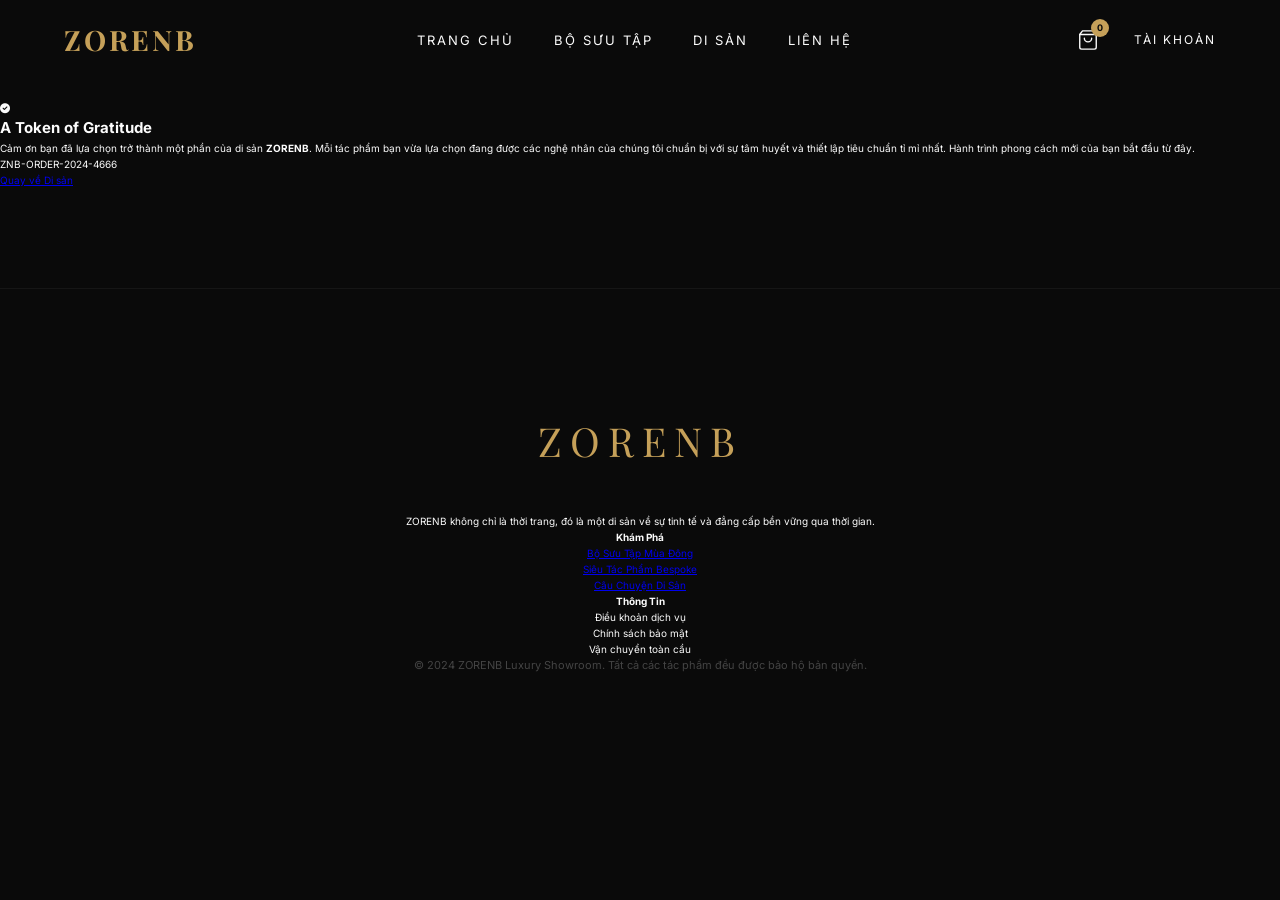
<file: thankyou.html>
<!DOCTYPE html>
<html lang="vi">

<head>
    <meta charset="UTF-8">
    <meta name="viewport" content="width=device-width, initial-scale=1.0">
    <title>Gratitude | ZORENB Luxury Heritage</title>
    <!-- FontAwesome for the check icon -->
    <link rel="stylesheet" href="https://cdnjs.cloudflare.com/ajax/libs/font-awesome/6.0.0/css/all.min.css">
    <link rel="stylesheet" href="css/style.css">
</head>

<body class="thank-you-page">

    <div class="app-container">

        <!-- HEADER: Giữ vững tính nhất quán với toàn bộ hệ thống -->
        <header class="site-header">
            <div class="logo">ZORENB</div>
            <nav>
                <ul class="nav-menu" id="nav-menu">
                    <li><a href="index.html" class="nav-link">Trang Chủ</a></li>
                    <li><a href="collections.html" class="nav-link">Bộ Sưu Tập</a></li>
                    <li><a href="#" class="nav-link">Di Sản</a></li>
                    <li><a href="#" class="nav-link">Liên Hệ</a></li>
                </ul>
            </nav>
            <div class="header-actions">
                <a href="cart.html" class="cart-icon-btn" id="header-cart-link" aria-label="Giỏ hàng">
                    <svg width="22" height="22" viewBox="0 0 24 24" fill="none" stroke="currentColor" stroke-width="1.5"
                        stroke-linecap="round" stroke-linejoin="round">
                        <path d="M6 2L3 6v14a2 2 0 002 2h14a2 2 0 002-2V6l-3-4z"></path>
                        <line x1="3" y1="6" x2="21" y2="6"></line>
                        <path d="M16 10a4 4 0 01-8 0"></path>
                    </svg>
                    <span class="cart-badge" id="cart-count">0</span>
                </a>
                <a href="#" class="btn-auth login-link">Tài Khoản</a>
            </div>
            <button class="hamburger" id="hamburger-btn" aria-label="Menu">
                <span></span><span></span><span></span>
            </button>
        </header>

        <!-- MAIN CONTENT: Thông điệp tri ân mang phong cách di sản -->
        <main class="site-main">
            <section class="thankyou-view">
                <div class="thankyou-icon">
                    <i class="fas fa-check-circle"></i>
                </div>

                <h1 class="thankyou-title">A Token of Gratitude</h1>

                <p class="thankyou-msg">
                    Cảm ơn bạn đã lựa chọn trở thành một phần của di sản <strong>ZORENB</strong>.
                    Mỗi tác phẩm bạn vừa lựa chọn đang được các nghệ nhân của chúng tôi chuẩn bị với sự tâm huyết và
                    thiết lập tiêu chuẩn tỉ mỉ nhất.
                    Hành trình phong cách mới của bạn bắt đầu từ đây.
                </p>

                <div class="order-number" id="display-order-id">
                    ZNB-ORDER-2024-8888
                </div>

                <div class="thankyou-actions">
                    <a href="index.html" class="btn-home">Quay về Di sản</a>
                </div>
            </section>
        </main>

        <!-- FOOTER: Đồng nhất phong cách ZORENB -->
        <footer class="site-footer">
            <div class="footer-top">
                <div class="footer-col">
                    <div class="footer-logo">ZORENB</div>
                    <p>ZORENB không chỉ là thời trang, đó là một di sản về sự tinh tế và đẳng cấp bền vững qua thời
                        gian.</p>
                </div>
                <div class="footer-col">
                    <h4 class="footer-title">Khám Phá</h4>
                    <ul class="footer-links">
                        <li><a href="#">Bộ Sưu Tập Mùa Đông</a></li>
                        <li><a href="#">Siêu Tác Phẩm Bespoke</a></li>
                        <li><a href="#">Câu Chuyện Di Sản</a></li>
                    </ul>
                </div>
                <div class="footer-col">
                    <h4 class="footer-title">Thông Tin</h4>
                    <ul class="footer-links">
                        <li>Điều khoản dịch vụ</li>
                        <li>Chính sách bảo mật</li>
                        <li>Vận chuyển toàn cầu</li>
                    </ul>
                </div>
            </div>
            <div class="footer-bottom">
                <p>&copy; 2024 ZORENB Luxury Showroom. Tất cả các tác phẩm đều được bảo hộ bản quyền.</p>
            </div>
        </footer>
    </div>

    <!-- Script Hamburger Menu cho trang cảm ơn -->
    <script>
        // Clear cart on page load (checkout completed)
        window.addEventListener('load', () => {
            localStorage.removeItem('ZorenbCart');
            sessionStorage.removeItem('checkoutData');
        });

        // Cập nhật số lượng giỏ hàng
        function updateHeaderCartCount() {
            const cart = JSON.parse(localStorage.getItem('ZorenbCart')) || [];
            const badge = document.getElementById('cart-count');
            if (badge) badge.textContent = cart.length;
        }
        updateHeaderCartCount();

        document.getElementById('hamburger-btn').addEventListener('click', function () {
            document.getElementById('nav-menu').classList.toggle('active');
            this.classList.toggle('active');
        });

        // Display order ID from last order or generate random
        const lastOrder = JSON.parse(localStorage.getItem('lastOrder'));
        let orderId = lastOrder ? lastOrder.orderId : `ZNB-ORDER-2024-${Math.floor(1000 + Math.random() * 9000)}`;
        document.getElementById('display-order-id').innerText = orderId;

        // Clear last order from storage
        localStorage.removeItem('lastOrder');
    </script>
    <script src="js/common.js"></script>
</body>

</html>
</file>
<file: css/style.css>
/* 
   LUXURY FASHION - DESIGN SYSTEM 
   Hệ thống thiết kế cho trang web thời trang cao cấp.
*/

@import url('https://fonts.googleapis.com/css2?family=Inter:wght@300;400;600&family=Roboto:ital,wght@0,300;0,400;0,700;0,900;1,400&family=Playfair+Display:ital,wght@0,400;0,700;1,400&display=swap&subset=vietnamese');
/* Font hỗ trợ Tiếng Việt */

:root {
    /* Luxury Color System - Quiet Luxury Edition */
    --clr-onyx: #0a0a0a;
    /* Đen sâu thẳm, nền tảng cho sự sang trọng */
    --clr-ivory: #fcfcfc;
    /* Trắng ngà cực nhẹ, tinh tế hơn trắng thuần */
    --clr-gold: #c5a059;
    /* Vàng Gold cổ điển, không quá chói */
    --clr-platinum: #e5e5e5;
    /* Màu bạch kim dành cho các đường hairline */

    /* Typography & Spacing */
    --font-primary: 'Inter', sans-serif;
    --font-serif: 'Playfair Display', serif;
    --letter-spacing-wide: 0.8rem;
    /* Giãn chữ rộng cho tiêu đề phụ */
    --header-height: 8rem;
    --transition-supreme: all 0.8s cubic-bezier(0.2, 1, 0.3, 1);
    /* Chuyển động siêu mượt */
    --transition-smooth: all 0.5s ease;
}

/* --- Base Styles --- */
*,
*::before,
*::after {
    margin: 0;
    padding: 0;
    box-sizing: border-box;
}

html {
    font-size: 62.5%;
    /* 1rem = 10px */
    scroll-behavior: smooth;
    overflow-x: hidden;
}

body {
    background-color: var(--clr-onyx);
    color: var(--clr-ivory);
    font-family: var(--font-primary);
    line-height: 1.6;
    overflow-x: hidden;
}

/* --- Layout Components --- */
.app-container {
    display: grid;
    grid-template-columns: 1fr;
    grid-template-rows: auto auto auto auto;
    grid-template-areas:
        "header"
        "hero"
        "main"
        "footer";
    width: 100vw;
}

.collections-page .app-container {
    grid-template-areas:
        "header"
        "hero"
        "main"
        "footer";
}

/* Scroll Smoothing */
body {
    -webkit-font-smoothing: antialiased;
    -moz-osx-font-smoothing: grayscale;
}

/* --- Site Header --- */
.site-header {
    grid-area: header;
    height: var(--header-height);
    width: 100%;
    padding: 0 5%;
    display: flex;
    justify-content: space-between;
    align-items: center;
    position: fixed;
    top: 0;
    left: 0;
    z-index: 1000;
    background-color: transparent;
    transition: var(--transition-smooth);
}

.header-scrolled {
    background-color: rgba(10, 10, 10, 0.95);
    backdrop-filter: blur(10px);
    border-bottom: 1px solid rgba(255, 255, 255, 0.05);
}

.header-hidden {
    transform: translateY(-100%);
}

.logo {
    font-family: var(--font-serif);
    font-size: 2.8rem;
    font-weight: 700;
    letter-spacing: 0.3rem;
    color: var(--clr-gold);
}

.nav-menu {
    display: flex;
    list-style: none;
    gap: 4rem;
}

.nav-link {
    text-decoration: none;
    color: var(--clr-ivory);
    font-size: 1.3rem;
    text-transform: uppercase;
    letter-spacing: 0.2rem;
    font-weight: 400;
    position: relative;
    padding: 0.5rem 0;
    transition: color 0.3s ease;
}

.nav-link::after {
    content: '';
    position: absolute;
    bottom: 0;
    left: 0;
    width: 0;
    height: 1px;
    background-color: var(--clr-gold);
    transition: width 0.3s ease;
}

.nav-link:hover {
    color: var(--clr-gold);
}

.nav-link:hover::after {
    width: 100%;
}

.header-actions {
    display: flex;
    gap: 3rem;
    align-items: center;
}

.cart-icon-btn {
    background: transparent;
    border: none;
    color: var(--clr-ivory);
    cursor: pointer;
    position: relative;
    padding: 0.5rem;
    transition: color 0.3s;
    display: flex;
    align-items: center;
}

.cart-icon-btn:hover {
    color: var(--clr-gold);
}

.cart-badge {
    position: absolute;
    top: -0.5rem;
    right: -0.5rem;
    background: var(--clr-gold);
    color: var(--clr-onyx);
    font-size: 0.9rem;
    font-weight: 700;
    min-width: 1.8rem;
    height: 1.8rem;
    border-radius: 50%;
    display: flex;
    align-items: center;
    justify-content: center;
}

.cart-icon-btn {
    background: transparent;
    border: none;
    color: var(--clr-ivory);
    cursor: pointer;
    position: relative;
    padding: 0.5rem;
    transition: color 0.3s;
    display: flex;
    align-items: center;
    text-decoration: none;
}

.cart-icon-btn:hover {
    color: var(--clr-gold);
}

.cart-badge {
    position: absolute;
    top: -0.5rem;
    right: -0.5rem;
    background: var(--clr-gold);
    color: var(--clr-onyx);
    font-size: 0.9rem;
    font-weight: 700;
    min-width: 1.8rem;
    height: 1.8rem;
    border-radius: 50%;
    display: flex;
    align-items: center;
    justify-content: center;
}

.btn-auth {
    font-size: 1.2rem;
    text-transform: uppercase;
    letter-spacing: 0.2rem;
    text-decoration: none;
    color: var(--clr-ivory);
    transition: color 0.3s ease;
}

.register-btn {
    border: 1px solid var(--clr-gold);
    padding: 1.2rem 2.8rem;
    border-radius: 4px;
    /* Slight rounding for modern luxury */
    transition: all 0.3s ease;
}

.register-btn:hover {
    background-color: var(--clr-gold);
    color: var(--clr-onyx);
}

/* Mobile Hamburger */
.hamburger {
    display: none;
    background: none;
    border: none;
    cursor: pointer;
    flex-direction: column;
    gap: 6px;
    z-index: 1001;
}

.hamburger span {
    display: block;
    width: 28px;
    height: 1px;
    background-color: var(--clr-gold);
    transition: 0.3s;
}

/* Dropdown Support */
.has-dropdown {
    position: relative;
}

.sub-menu {
    position: absolute;
    top: 100%;
    left: 0;
    background-color: var(--clr-onyx);
    list-style: none;
    padding: 2rem 0;
    width: 22rem;
    opacity: 0;
    visibility: hidden;
    transform: translateY(10px);
    transition: var(--transition-smooth);
    border: 1px solid rgba(255, 255, 255, 0.05);
}

.has-dropdown:hover .sub-menu {
    opacity: 1;
    visibility: visible;
    transform: translateY(0);
}

.sub-link {
    display: block;
    padding: 1.2rem 3rem;
    text-decoration: none;
    color: #999;
    font-size: 1.2rem;
    text-transform: uppercase;
    letter-spacing: 0.15rem;
    transition: all 0.3s ease;
}

.sub-link:hover {
    color: var(--clr-gold);
    background-color: rgba(255, 255, 255, 0.02);
    padding-left: 3.5rem;
}

/* --- Image Hero Section --- */
.image-hero {
    grid-area: hero;
    width: 100%;
    height: 80vh;
    /* Nới rộng thêm để lấy được cả phần thân trên */
    margin-top: 100px;
    /* 8rem (Header) + 20px (Gap) */
    margin-bottom: 5rem;
    display: flex;
    align-items: center;
    /* Căn giữa theo chiều dọc */
    justify-content: flex-start;
    /* Nhất quán bên trái */
    padding-left: 5%;
    position: relative;
    overflow: hidden;
    background-color: var(--clr-onyx);
    font-family: 'Roboto', sans-serif;
    /* Ép Roboto cho toàn bộ Hero */
}

/* Slider Container - Dải trượt ngang chướng ngại vật cuốn */
.hero-slides-container {
    position: absolute;
    top: 0;
    left: 0;
    width: 100%;
    height: 100%;
    z-index: 1;
    overflow: hidden;
    /* Cắt ảnh thừa nằm ngoài khung nhìn */
}

/* Dải Phù Bảng (Track) chứa toàn bộ các bức ảnh nối tiếp nhau theo chiều ngang */
.hero-track {
    display: flex;
    width: 100%;
    /* Con track chiếm 100% khứ, transform sẽ đẩy qua lại */
    height: 100%;
    transition: transform 0.9s cubic-bezier(0.76, 0, 0.24, 1);
    /* Sóng trượt Ease Mellow */
    will-change: transform;
    /* Báo trước GPU để render mượt tuyệt đối */
}

/* Mọi Slide chiếm đống đầy khung nhìn, không co rút */
.hero-slide {
    flex: 0 0 100%;
    /* Cứng bề ngang - chiếm đúng 100% không co dãn */
    width: 100%;
    height: 100%;
    position: relative;
    overflow: hidden;
}

.hero-bg {
    position: absolute;
    top: 0;
    left: 0;
    width: 100%;
    height: 100%;
    object-fit: cover;
    object-position: center 15%;
    transition: transform 8s ease-out;
    /* Subtle Ken Burns effect trên ảnh đang active */
}

/* Điểm vàng cho ảnh 1 (Chân dung ZORENB) */
.hero-slide:nth-child(1) .hero-bg {
    object-position: 25% 15%;
}

/* Nút Điều Hương Trái/Phải */
.hero-nav-btn {
    position: absolute;
    top: 50%;
    transform: translateY(-50%);
    background: transparent;
    border: none;
    color: var(--clr-platinum);
    opacity: 0.4;
    cursor: pointer;
    z-index: 10;
    transition: all 0.4s ease;
    padding: 2rem 1rem;
    display: flex;
    align-items: center;
    justify-content: center;
}

.hero-nav-btn:hover {
    opacity: 1;
    color: var(--clr-gold);
    transform: translateY(-50%) scale(1.1);
}

.prev-btn {
    left: 2%;
    /* Nằm sát lề trái */
}

.next-btn {
    right: 2%;
    /* Nằm sát lề phải */
}

.hero-overlay {
    /* Left-aligned overlay */
    position: absolute;
    top: 0;
    left: 0;
    width: 60%;
    height: 100%;
    /* Gradient from deep black to transparent on the right */
    background: linear-gradient(to right, rgba(0, 0, 0, 0.95) 0%, rgba(0, 0, 0, 0) 100%);
    z-index: 2;
    /* Nổi lên trên ảnh */
}

.hero-content {
    font-family: 'Roboto', sans-serif;
    text-align: left;
    color: white;
    z-index: 3;
    padding: 2rem 0;
    max-width: 50%;
    display: flex;
    flex-direction: column;
    align-items: flex-start;
    transition: opacity 0.35s ease, transform 0.35s ease;
}

.hero-brand {
    font-size: 10rem;
    font-weight: 700;
    text-transform: uppercase;
    letter-spacing: 2rem;
    margin-bottom: 0.5rem;
    font-family: 'Roboto', sans-serif;

    /* Hiệu ứng Vàng Kim Chảy Liên Tục Trái Sang Phải */
    background: linear-gradient(90deg,
            var(--clr-gold) 0%,
            var(--clr-gold) 45%,
            #FFF6D9 50%,
            var(--clr-gold) 55%,
            var(--clr-gold) 100%);
    background-size: 200% 100%;
    color: transparent;
    -webkit-background-clip: text;
    background-clip: text;
    animation: goldShimmer 4s linear infinite;

    /* Hào quang lấp lánh phản chiếu xung quanh chữ */
    text-shadow: 0 4px 30px rgba(197, 160, 89, 0.4);
}

@keyframes goldShimmer {
    0% {
        background-position: 200% 0;
        /* Bắt đầu ngoài cùng bên phải */
    }

    100% {
        background-position: -200% 0;
        /* Quét dần sang bên trái để tạo luồng loé sáng đi từ Trái -> Phải của khung nhìn */
    }
}

.hero-slogan-main {
    font-family: 'Roboto', sans-serif;
    font-size: 3rem;
    font-weight: 300;
    letter-spacing: 0.5rem;
    margin-bottom: 2rem;
    color: var(--clr-gold);
    transition: inherit;
}

.hero-slogan-sub {
    font-family: 'Roboto', sans-serif;
    font-size: 1.4rem;
    color: #999;
    letter-spacing: 0.2rem;
    transition: inherit;
}

/* =============================================
   ZORENB - 5 Kiểu chữ cách điệu Signature
   ============================================= */

/* Slide 1: Vàng Kim Chảy (Mặc định) */
.hero-brand.style-shimmer {
    font-size: 10rem;
    font-weight: 700;
    letter-spacing: 2rem;
    font-family: 'Roboto', sans-serif;
    background: linear-gradient(90deg, var(--clr-gold) 0%, var(--clr-gold) 45%, #FFF6D9 50%, var(--clr-gold) 55%, var(--clr-gold) 100%);
    background-size: 200% 100%;
    color: transparent;
    -webkit-background-clip: text;
    background-clip: text;
    animation: goldShimmer 4s linear infinite;
    text-shadow: 0 4px 30px rgba(197, 160, 89, 0.4);
}

/* Slide 2: Outline viền trắng */
.hero-brand.style-outline {
    font-size: 9.5rem;
    font-weight: 700;
    letter-spacing: 3rem;
    font-family: 'Roboto', sans-serif;
    color: transparent;
    -webkit-text-stroke: 1.5px rgba(255, 255, 255, 0.85);
    background: none;
    -webkit-background-clip: unset;
    background-clip: unset;
    animation: none;
    text-shadow: none;
}

/* Slide 3: Roboto Italic thanh lịch */
.hero-brand.style-italic {
    font-size: 11rem;
    font-weight: 400;
    letter-spacing: 0.5rem;
    font-family: 'Roboto', sans-serif;
    font-style: italic;
    color: var(--clr-ivory);
    background: none;
    -webkit-background-clip: unset;
    background-clip: unset;
    animation: none;
    text-shadow: 0 2px 40px rgba(255, 255, 255, 0.15);
}

/* Slide 4: Roboto Black đậm cứng rắn */
.hero-brand.style-condensed {
    font-size: 12rem;
    font-weight: 900;
    letter-spacing: 0.8rem;
    font-family: 'Roboto', sans-serif;
    color: #fff;
    background: none;
    -webkit-background-clip: unset;
    background-clip: unset;
    animation: none;
    text-shadow: 0 0 60px rgba(255, 255, 255, 0.2);
    text-transform: uppercase;
}

/* Slide 5: Roboto Light siêu mỏng */
.hero-brand.style-ultralight {
    font-size: 8.5rem;
    font-weight: 300;
    letter-spacing: 4rem;
    font-family: 'Roboto', sans-serif;
    color: rgba(255, 255, 255, 0.7);
    background: none;
    -webkit-background-clip: unset;
    background-clip: unset;
    animation: none;
    text-shadow: none;
}

.site-main {
    grid-area: main;
    padding-top: 10rem;
    /* Tăng khoảng cách an toàn với phần Hero phía trên */
    padding-bottom: 10rem;
    /* Tăng khoảng cách với Footer hoặc các phần tử dưới cùng */
    display: flex;
    flex-direction: column;
    gap: 15rem;
    /* Căn chỉnh khoảng cách giữa các khối (section) bên trong hợp lý, thoáng đãng không bị sát nhau */
}

/* --- New Specialized Hero Class --- */
.hero-special {
    width: 100vw;
    height: 50vh;
    /* Thu nhỏ để làm banner điểm nhấn hợp lý */
    margin-top: 2rem;
    margin-bottom: 8rem;
    position: relative;
    overflow: hidden;
    display: flex;
    align-items: center;
    justify-content: flex-end;
    /* Nội dung nằm bên PHẢI */
    background-color: var(--clr-onyx);
}

.hero-special .hero-bg {
    object-position: 15%;
    /* Đồng bộ điểm vàng cho layout đặc biệt */
    z-index: 1;
}

.hero-special .hero-content {
    margin-right: max(5rem, 50rem);
    /* Sử dụng 50rem theo yêu cầu, có fallback 5rem */
    text-align: right;
    align-items: flex-end;
    z-index: 3;
}

.hero-special .hero-brand {
    font-size: 12rem;
    mix-blend-mode: overlay;
    color: var(--clr-platinum);
    opacity: 0.8;
}

/* --- Section Title and Labels --- */
.section-container {
    width: 100%;
    max-width: 140rem;
    margin: 8rem auto;
    padding: 0 5%;
}

.section-label {
    display: block;
    font-size: 1.1rem;
    text-transform: uppercase;
    letter-spacing: 0.6rem;
    color: var(--clr-gold);
    margin-bottom: 1.5rem;
}

.section-title {
    font-family: var(--font-serif);
    font-size: 4.5rem;
    font-weight: 400;
    margin-bottom: 5rem;
    letter-spacing: 0.2rem;
}

/* --- Masterpiece Layout Wrappers --- */
.masterpiece-showcase {
    padding: 10rem 0 0 0;
    /* Xóa trống padding đáy */
    background-color: var(--clr-onyx);
}

/* Ép margin đáy của container lưới Masterpiece bằng 0 để đoạn Text kéo sát lên trên */
.masterpiece-showcase .section-container {
    margin-bottom: 4rem;
}

/* --- Masterpiece Gallery: Bento Grid Layout --- */
.masterpiece-grid {
    display: grid;
    /* Lưới 4 cột để thoả sức xếp hình bất đối xứng */
    grid-template-columns: repeat(4, 1fr);
    grid-auto-rows: 25rem;
    /* Cơ sở chiều cao cho từng khối Bento */
    gap: 1.5rem;
    /* Gap nhỏ tạo cảm giác bảo tàng liền mạch */
    grid-auto-flow: dense;
    width: 100%;
    margin-top: 5rem;
}

.masterpiece-item {
    position: relative;
    overflow: hidden;
    cursor: pointer;
    border: none;
    /* Khai tử viền hộp thô kệch */
    transition: var(--transition-supreme);
    width: 100%;
    height: 100%;
    /* Bộc lộ cấu trúc ép hình ảnh khớp 100% vào ô grid */
}

/* Hiệu ứng viền nổi lên cực nhẹ khi Hover - "Quiet Luxury" */
.masterpiece-item::after {
    content: '';
    position: absolute;
    top: 0;
    left: 0;
    width: 100%;
    height: 100%;
    border: 1px solid rgba(255, 255, 255, 0);
    transition: var(--transition-supreme);
    pointer-events: none;
    z-index: 5;
}

.masterpiece-item:hover::after {
    border: 1px solid rgba(255, 255, 255, 0.15);
}

/* Định hình không gian (Span) cho từng khung ảnh - KHÔNG DÙNG MARGIN ÂM */
/* Bức ảnh 1: Masterpiece khổng lồ (2 cột x 2 hàng) */
.masterpiece-item:nth-child(1) {
    grid-column: span 2;
    grid-row: span 2;
}

/* Bức ảnh 4: Landscape trải dài ngang (2 cột x 1 hàng) */
.masterpiece-item:nth-child(4) {
    grid-column: span 2;
    grid-row: span 1;
}

/* Kéo trọng tâm ảnh số 4 lên phía trên để không cắt mất khuôn mặt/thân nhân vật khi ảnh bị ép ngang */
.masterpiece-item:nth-child(4) .masterpiece-img {
    object-position: center 20%;
}

/* Bức ảnh 5, 6: Dáng chân dung thon dài (1 cột x 2 hàng) */
.masterpiece-item:nth-child(5),
.masterpiece-item:nth-child(6) {
    grid-column: span 1;
    grid-row: span 2;
}

/* Kéo trọng tâm ảnh số 5 lên đỉnh để không bị phóng to cắt mất đầu khi ở khung dạng dọc hẹp */
.masterpiece-item:nth-child(5) .masterpiece-img {
    object-position: center top;
}

/* Bức ảnh 7, 8: Dáng ngang vuông vức lấp đầy góc lưới (2 cột x 1 hàng) */
.masterpiece-item:nth-child(7),
.masterpiece-item:nth-child(8) {
    grid-column: span 1;
    grid-row: span 2;
}

/* Bức ảnh 2, 3 tự động điền đầy thành những khối vuông (1x1) hoàn mỹ */

.masterpiece-img {
    position: absolute;
    /* Ép cứng vị trí để không bị ảnh hưởng bởi thẻ inline gốc */
    top: 0;
    left: 0;
    display: block;
    width: 100%;
    height: 100%;
    object-fit: cover;
    transition: transform 1.2s cubic-bezier(0.2, 1, 0.3, 1);
}

.masterpiece-item:hover .masterpiece-img {
    transform: scale(1.08);
}

.masterpiece-info {
    position: absolute;
    bottom: 0;
    left: 0;
    width: 100%;
    padding: 2.5rem;
    /* Thu nhỏ padding mặc định để chữ nằm sát đáy, không che ảnh */
    background: linear-gradient(to top, rgba(0, 0, 0, 0.9) 0%, rgba(0, 0, 0, 0) 80%);
    opacity: 1;
    transform: translateY(0);
    transition: var(--transition-smooth);
}

.masterpiece-item:hover .masterpiece-info {
    background: linear-gradient(to top, rgba(0, 0, 0, 1), transparent);
    /* Làm đậm nền hơn khi hover */
}

.item-name {
    font-family: var(--font-primary);
    font-size: 1.6rem;
    /* Làm nhỏ phông chữ cho các ô bé */
    font-weight: 300;
    letter-spacing: 0.15rem;
    margin-bottom: 0.5rem;
}

.item-price {
    font-size: 1.1rem;
    color: var(--clr-gold);
    letter-spacing: 0.1rem;
    margin-bottom: 1.2rem;
}

/* Nút Xem Chi Tiết cho các thẻ sản phẩm */
.btn-details {
    display: inline-block;
    padding: 0.8rem 1.8rem;
    font-size: 0.9rem;
    /* Thu nhỏ nút bấm tương ứng */
    text-transform: uppercase;
    letter-spacing: 0.15rem;
    color: var(--clr-ivory);
    border: 1px solid var(--clr-platinum);
    text-decoration: none;
    transition: var(--transition-smooth);
    background: transparent;
    cursor: pointer;
    margin-top: 0.5rem;
}

.btn-details:hover {
    background-color: var(--clr-gold);
    border-color: var(--clr-gold);
    color: var(--clr-onyx);
}

/* === Lấy Lại Quyền Lực Cho Ô Số 1 (Khổng Lồ) === */
.masterpiece-item:nth-child(1) .masterpiece-info {
    padding: 5rem;
    background: linear-gradient(to top, rgba(0, 0, 0, 0.9) 0%, rgba(0, 0, 0, 0) 100%);
}

.masterpiece-item:nth-child(1) .item-name {
    font-size: 2.8rem;
    margin-bottom: 1rem;
}

.masterpiece-item:nth-child(1) .item-price {
    font-size: 1.4rem;
    margin-bottom: 2.5rem;
}

.masterpiece-item:nth-child(1) .btn-details {
    padding: 1.2rem 2.5rem;
    font-size: 1.1rem;
}

/* --- Editorial Quote Transition --- */
.editorial-quote {
    background-color: var(--clr-onyx);
    padding: 0;
    margin: 0;
}

.editorial-quote .section-container {
    margin: 0 auto;
    text-align: center;
    max-width: 80rem;
    padding: 0 5%;
    /* Xoá mọi padding thừa */
}

.editorial-quote .quote-text {
    font-family: var(--font-serif);
    font-size: 3.2rem;
    /* Trả lại font size to nghệ thuật nguyên bản */
    font-weight: 400;
    font-style: italic;
    color: var(--clr-gold);
    line-height: 1.4;
    margin-bottom: 1.5rem;
}

.editorial-quote .quote-author {
    font-family: var(--font-primary);
    font-size: 1.1rem;
    text-transform: uppercase;
    letter-spacing: 0.2rem;
    color: #888;
}

/* --- Bestsellers: Staggered Rounded Grid --- */
.staggered-section {
    padding: 1rem 0 15rem 0;
    /* Padding trên cực nhỏ (1rem) */
    position: relative;
    background-color: var(--clr-onyx);
}

.staggered-container {
    position: relative;
    max-width: 130rem;
    margin: 0 auto;
    padding: 0 2rem;
}

.staggered-header {
    text-align: center;
    margin-bottom: 8rem;
}

.staggered-title {
    font-family: var(--font-primary);
    font-size: 4.8rem;
    font-weight: 800;
    /* Dày, khỏe */
    line-height: 1.2;
    margin-bottom: 2rem;
    color: var(--clr-ivory);
    /* Chữ trắng ngà nổi bật */
    text-transform: uppercase;
}

.title-luxury {
    background-color: var(--clr-gold);
    /* Chữ ký vàng Gold sang trọng */
    color: var(--clr-onyx);
    /* Chữ đen chìm sâu */
    padding: 0.2rem 2rem;
    border-radius: 40px;
    /* Bo bo cong như nét Highlight đen */
    display: inline-block;
    font-style: italic;
    transform: rotate(-2deg);
    /* Nghiêng nhẹ giả vờ Brush */
}

.staggered-link {
    font-family: var(--font-primary);
    font-size: 1.2rem;
    text-transform: uppercase;
    font-weight: 700;
    letter-spacing: 0.15rem;
    color: var(--clr-gold);
    text-decoration: none;
    border-bottom: 2px solid var(--clr-gold);
    padding-bottom: 0.4rem;
    transition: var(--transition-smooth);
}

.staggered-link:hover {
    color: var(--clr-ivory);
    border-bottom-color: var(--clr-ivory);
}

.staggered-grid {
    display: grid;
    grid-template-columns: repeat(4, 1fr);
    gap: 2.5rem;
    /* Khe hở */
    position: relative;
}

.staggered-col {
    display: flex;
    flex-direction: column;
    gap: 2.5rem;
}

/* Bí quyết tạo So Le: Đẩy Cột 2 & Cột 3 văng xuống dưới */
.staggered-col.shifted {
    transform: translateY(6rem);
}

/* Thẻ lưới (Card) */
.staggered-card {
    position: relative;
    display: block;
    width: 100%;
    border-radius: 20px;
    /* Bo góc cực mạnh */
    background-color: transparent;
    border: 1px solid rgba(197, 160, 89, 0.4);
    /* Khung viền viền mỏng ngoài cùng */
    padding: 2rem;
    /* XÂY DỰNG KHUNG VIỀN NỔI 2 REM BÊN TRONG BỨC ẢNH */
    aspect-ratio: 3.5 / 4;
    /* Tỉ lệ thẻ chữ nhật dài thanh lịch */
    transition: transform 0.4s cubic-bezier(0.2, 1, 0.3, 1), box-shadow 0.4s ease, border-color 0.4s ease;
}

.staggered-card:hover {
    transform: translateY(-8px);
    box-shadow: 0 20px 40px rgba(197, 160, 89, 0.2);
    /* Đổi bóng đổ xám thành bóng đổ ánh vàng */
    border-color: var(--clr-gold);
    /* Viền sáng vàng chói khi hover */
}

/* Lưu ý: Nếu có khung viền bọc thì border-radius sẽ ko ẩn được ảnh, ta phải bọc ảnh lại thủ công */
.staggered-card img {
    width: 100%;
    height: 100%;
    object-fit: cover;
    display: block;
    border-radius: 10px;
    /* Bức ảnh lùi vào 2rem nên cũng cần bo góc cho nghệ thuật */
    transition: transform 1.2s cubic-bezier(0.2, 1, 0.3, 1);
}

.staggered-card:hover img {
    transform: scale(1.06);
}

/* Dòng chữ ở đáy thẻ */
.card-label {
    position: absolute;
    bottom: 3.5rem;
    /* Đẩy chữ lên khỏi rìa của khung viền 2rem */
    left: 0;
    width: 100%;
    text-align: center;
    font-family: var(--font-primary);
    font-weight: 700;
    font-size: 1.5rem;
    color: #fff;
    letter-spacing: 0.15rem;
    /* Khoảng cách chữ rõ ràng */
    text-transform: uppercase;
    text-shadow: 0 2px 8px rgba(0, 0, 0, 0.6);
    /* Đổ bóng mạnh để chữ nổi bần bật trên nền cảnh */
    pointer-events: none;
}

/* Nút Next ở cánh phải */
.staggered-nav-next {
    position: absolute;
    right: -2.5rem;
    top: 50%;
    transform: translateY(-50%);
    width: 5.5rem;
    height: 5.5rem;
    background-color: #fff;
    border: none;
    border-radius: 50%;
    display: flex;
    align-items: center;
    justify-content: center;
    box-shadow: 0 4px 20px rgba(0, 0, 0, 0.15);
    cursor: pointer;
    transition: background-color 0.3s ease, transform 0.3s ease;
    z-index: 10;
}

.staggered-nav-next:hover {
    background-color: #f5f5f5;
    transform: translateY(-50%) scale(1.05);
    /* Tương tác lớn lên một xíu */
}

/* --- Heritage Narrative --- */
.heritage-narrative {
    padding: 15rem 0;
    background-color: #0f0f0f;
}

.heritage-text {
    flex: 1;
}

.heritage-label {
    font-size: 1.1rem;
    text-transform: uppercase;
    letter-spacing: 0.8rem;
    color: var(--clr-gold);
    margin-bottom: 2rem;
    display: block;
}

.heritage-title {
    font-family: var(--font-serif);
    font-size: 5.5rem;
    font-weight: 400;
    margin-bottom: 4rem;
    line-height: 1.2;
    /* Hiệu ứng màu sắc Luxury: Gradient Vàng Gold lấp lánh */
    background: linear-gradient(135deg, var(--clr-gold) 0%, #E6C875 50%, #A67C00 100%);
    -webkit-background-clip: text;
    -webkit-text-fill-color: transparent;
    text-shadow: 0 4px 20px rgba(197, 160, 89, 0.15);
    /* Ánh sáng hào quang nhẹ bao quanh chữ */
}

.heritage-desc {
    font-family: var(--font-serif);
    font-style: italic;
    font-size: 2.2rem;
    color: #ccc;
    line-height: 1.8;
    margin-bottom: 4rem;
    max-width: 80%;
}

.heritage-cta {
    display: inline-block;
    padding: 1.8rem 4.5rem;
    border: 1px solid var(--clr-gold);
    color: var(--clr-gold);
    text-decoration: none;
    font-size: 1.25rem;
    text-transform: uppercase;
    letter-spacing: 0.4rem;
    transition: var(--transition-smooth);
}

.heritage-cta:hover {
    background-color: var(--clr-gold);
    color: var(--clr-onyx);
}

.heritage-image {
    flex: 0.8;
    height: 70rem;
    overflow: hidden;
}

.heritage-image img {
    width: 100%;
    height: 100%;
    object-fit: cover;
    filter: grayscale(0.2);
}

/* --- Editorial Quote --- */
.editorial-quote {
    padding: 20rem 0;
    text-align: center;
}

.quote-text {
    font-family: var(--font-serif);
    font-size: 4rem;
    line-height: 1.6;
    max-width: 100rem;
    margin: 0 auto 4rem;
}

.quote-author {
    font-size: 1.2rem;
    text-transform: uppercase;
    letter-spacing: 0.6rem;
    color: var(--clr-gold);
}

/* --- Side Navigation & Filtering (Collections Page) --- */
.main-with-sidebar {
    display: grid;
    grid-template-columns: 28rem 1fr;
    gap: 8rem;
}

.sidebar {
    position: sticky;
    top: 15rem;
    align-self: start;
    padding-top: 2rem;
}

.filter-group {
    margin-bottom: 6rem;
}

.filter-title {
    font-size: 1.2rem;
    text-transform: uppercase;
    letter-spacing: 0.4rem;
    color: var(--clr-gold);
    margin-bottom: 3rem;
    border-bottom: 1px solid rgba(197, 160, 89, 0.3);
    padding-bottom: 1.5rem;
}

.filter-list {
    list-style: none;
}

.filter-item {
    margin-bottom: 1.5rem;
}

.filter-link {
    text-decoration: none;
    color: #888;
    font-size: 1.3rem;
    transition: color 0.3s ease;
}

.filter-link:hover,
.filter-link.active {
    color: var(--clr-gold);
}

/* Price Range Slider Premium */
.price-slider-container {
    padding: 2rem 0;
}

.range-slider {
    position: relative;
    width: 100%;
    height: 4px;
    background-color: #222;
    margin-bottom: 4rem;
}

.slider-track {
    position: absolute;
    top: 0;
    left: 0;
    height: 100%;
    background-color: var(--clr-gold);
    border-radius: 2px;
}

.slider-input {
    position: absolute;
    top: -14px;
    width: 100%;
    background: none;
    pointer-events: none;
    appearance: none;
}

.slider-input::-webkit-slider-thumb {
    height: 16px;
    width: 16px;
    border-radius: 50%;
    background-color: var(--clr-gold);
    pointer-events: auto;
    appearance: none;
    cursor: pointer;
}

.price-inputs {
    display: flex;
    justify-content: space-between;
    gap: 1rem;
}

.price-box {
    flex: 1;
}

.price-box label {
    display: block;
    font-size: 1rem;
    color: #666;
    margin-bottom: 0.8rem;
    text-transform: uppercase;
}

.price-box input {
    width: 100%;
    background-color: #111;
    border: 1px solid #222;
    color: var(--clr-gold);
    padding: 1rem;
    font-size: 1.2rem;
    border-radius: 2px;
}

/* Swatch Colors */
.color-swatches {
    display: flex;
    gap: 1.2rem;
}

.swatch {
    width: 2.4rem;
    height: 2.4rem;
    border-radius: 50%;
    cursor: pointer;
    border: 2px solid transparent;
    transition: border-color 0.3s ease;
}

.swatch:hover,
.swatch.active {
    border-color: var(--clr-gold);
}

/* --- Pagination Premium --- */
.pagination {
    display: flex;
    justify-content: center;
    gap: 2rem;
    margin-top: 10rem;
    padding-bottom: 10rem;
}

.page-num {
    font-size: 1.4rem;
    color: #555;
    text-decoration: none;
    transition: all 0.3s ease;
}

.page-num.active,
.page-num:hover {
    color: var(--clr-gold);
}

/* --- Checkout Modal Supreme --- */
.checkout-overlay {
    position: fixed;
    top: 0;
    left: 0;
    width: 100%;
    height: 100%;
    background-color: rgba(0, 0, 0, 0.95);
    z-index: 2000;
    display: flex;
    justify-content: center;
    align-items: center;
    opacity: 0;
    visibility: hidden;
    transition: all 0.4s ease;
}

.checkout-overlay.active {
    opacity: 1;
    visibility: visible;
}

.checkout-modal {
    background-color: #0c0c0c;
    width: 90rem;
    display: grid;
    grid-template-columns: 1fr 1fr;
    position: relative;
    border: 1px solid rgba(255, 255, 255, 0.05);
}

.close-checkout {
    position: absolute;
    top: 2rem;
    right: 3rem;
    font-size: 4rem;
    color: #444;
    cursor: pointer;
    z-index: 10;
}

.checkout-product-preview {
    background-color: #080808;
    overflow: hidden;
}

.checkout-product-preview img {
    width: 100%;
    height: 100%;
    object-fit: cover;
}

.checkout-options {
    padding: 6rem;
}

.checkout-options h4 {
    font-size: 1.2rem;
    text-transform: uppercase;
    letter-spacing: 0.4rem;
    color: var(--clr-gold);
    margin: 4rem 0 2rem;
}

.checkout-options h4:first-child {
    margin-top: 0;
}

.size-selector {
    display: flex;
    gap: 2rem;
}

.size-btn {
    font-size: 1.4rem;
    color: #888;
    cursor: pointer;
    transition: color 0.3s ease;
}

.size-btn.active {
    color: var(--clr-gold);
    border-bottom: 1px solid var(--clr-gold);
}

.btn-complete-order {
    width: 100%;
    padding: 2rem;
    background-color: var(--clr-gold);
    color: var(--clr-onyx);
    border: none;
    font-size: 1.4rem;
    text-transform: uppercase;
    letter-spacing: 0.3rem;
    cursor: pointer;
    margin-top: 5rem;
    transition: all 0.3s ease;
}

.btn-complete-order:hover {
    background-color: #e2c07d;
}

/* --- Site Footer --- */
.site-footer {
    grid-area: footer;
    padding: 12rem 0 6rem;
    border-top: 1px solid rgba(255, 255, 255, 0.05);
    text-align: center;
}

.footer-logo {
    font-family: var(--font-serif);
    font-size: 4rem;
    letter-spacing: 0.8rem;
    color: var(--clr-gold);
    margin-bottom: 4rem;
}

.footer-heritage-msg {
    max-width: 60rem;
    margin: 0 auto 5rem;
    color: #666;
    font-style: italic;
    font-size: 1.5rem;
    line-height: 1.8;
}

.footer-nav {
    display: flex;
    justify-content: center;
    gap: 4rem;
    margin-bottom: 6rem;
}

.footer-nav a {
    text-decoration: none;
    color: #999;
    font-size: 1.1rem;
    text-transform: uppercase;
    letter-spacing: 0.3rem;
}

.footer-bottom {
    font-size: 1.1rem;
    color: #444;
}

/* --- Reveal Animations --- */
.reveal {
    opacity: 0;
    transform: translateY(4rem);
    transition: all 1s cubic-bezier(0.2, 1, 0.3, 1);
}

.reveal.active {
    opacity: 1;
    transform: translateY(0);
}

/* stagger effects for gallery */
.masterpiece-item {
    transition: all 1s cubic-bezier(0.2, 1, 0.3, 1);
}

/* Typewriter Cursor Styling */
.typewriter-cursor {
    display: inline-block;
    width: 2px;
    height: 0.8em;
    background-color: var(--clr-gold);
    margin-left: 2px;
    animation: blink 0.8s infinite;
    vertical-align: middle;
}

@keyframes blink {

    0%,
    100% {
        opacity: 0;
    }

    50% {
        opacity: 1;
    }
}

/* --- Responsive Adjustments --- */
@media (max-width: 1024px) {
    .masterpiece-grid {
        grid-template-columns: repeat(2, 1fr);
    }

    .masterpiece-item:nth-child(n) {
        height: 50rem;
        margin-top: 0;
    }

    .main-with-sidebar {
        grid-template-columns: 1fr;
    }

    .sidebar {
        position: static;
        margin-bottom: 6rem;
    }

    .hero-brand {
        font-size: 6rem;
    }
}

@media (max-width: 768px) {
    .nav-menu {
        position: fixed;
        top: 0;
        right: -100%;
        width: 80%;
        height: 100vh;
        background-color: var(--clr-onyx);
        flex-direction: column;
        justify-content: center;
        align-items: center;
        transition: 0.5s;
        z-index: 1000;
        border-left: 1px solid rgba(255, 255, 255, 0.05);
    }

    .nav-menu.active {
        right: 0;
    }

    .hamburger {
        display: flex;
    }

    .header-actions {
        display: none;
    }

    .section-title {
        font-size: 3.5rem;
    }

    .masterpiece-grid {
        grid-template-columns: 1fr;
    }

    .hero-brand {
        font-size: 5rem;
    }

    .hero-content {
        max-width: 90%;
    }
}

/* =============================================
   FLOATING CSKH HOTLINE WIDGET
   ============================================= */
.support-ring-btn {
    position: fixed !important;
    bottom: 3rem !important;
    right: 3rem !important;
    z-index: 999999 !important;
    display: flex;
    align-items: center;
    gap: 1.2rem;
    padding: 1.2rem 2rem;
    background: rgba(10, 10, 10, 0.85);
    border: 1px solid rgba(197, 160, 89, 0.5);
    border-radius: 50px;
    text-decoration: none;
    backdrop-filter: blur(10px);
    box-shadow: 0 8px 32px rgba(0, 0, 0, 0.4), 0 0 20px rgba(197, 160, 89, 0.15);
    transition: transform 0.35s cubic-bezier(0.2, 1, 0.3, 1),
        box-shadow 0.35s ease,
        border-color 0.35s ease;
    cursor: pointer;
}

.support-ring-btn:hover {
    transform: scale(1.12);
    box-shadow: 0 12px 48px rgba(0, 0, 0, 0.5), 0 0 40px rgba(197, 160, 89, 0.35);
    border-color: var(--clr-gold);
}

/* Icon điện thoại — rung lắc liên tục */
.support-ring-icon {
    display: flex;
    align-items: center;
    justify-content: center;
    color: var(--clr-gold);
    animation: phoneRing 2.5s ease-in-out infinite;
    flex-shrink: 0;
}

@keyframes phoneRing {

    0%,
    100% {
        transform: rotate(0deg);
    }

    5% {
        transform: rotate(15deg);
    }

    10% {
        transform: rotate(-12deg);
    }

    15% {
        transform: rotate(10deg);
    }

    20% {
        transform: rotate(-8deg);
    }

    25% {
        transform: rotate(6deg);
    }

    30% {
        transform: rotate(0deg);
    }
}

/* Label chứa từng ký tự nhảy */
.support-ring-text {
    display: flex;
    align-items: baseline;
    gap: 0;
    font-family: var(--font-primary);
    font-size: 1.4rem;
    font-weight: 700;
    letter-spacing: 0.05rem;
    text-transform: uppercase;
    color: var(--clr-gold);
    animation: labelShimmer 3s ease-in-out infinite;
}

@keyframes labelShimmer {

    0%,
    100% {
        text-shadow: 0 0 5px rgba(197, 160, 89, 0.2);
    }

    50% {
        text-shadow: 0 0 15px rgba(197, 160, 89, 0.8), 0 0 30px rgba(197, 160, 89, 0.4);
    }
}

/* Từng ký tự nhảy lên xuống xen kẽ */
.support-ring-char {
    display: inline-block;
    animation: charBounce 1.6s ease-in-out infinite;
    animation-delay: calc(var(--i) * 0.08s);
}

@keyframes charBounce {

    0%,
    60%,
    100% {
        transform: translateY(0);
    }

    30% {
        transform: translateY(-6px);
    }

    45% {
        transform: translateY(-2px);
    }
}

/* =============================================
   EDITORIAL / KHY STYLE WIREFRAME LAYOUT (COLLECTIONS PAGE)
   ============================================= */
/* Xóa giới hạn lề của section-container để tràn full màn hình */
.collections-page .site-main.section-container {
    width: 100%;
    max-width: 100%;
    margin: 0;
    padding: 0;
}

/* Đuổi sidebar về sát trái, cách 30rem (width cứng) */
.collections-page .main-with-sidebar {
    display: grid;
    grid-template-columns: 30rem 1fr;
    gap: 0;
    border-top: 1px solid rgba(255, 255, 255, 0.15);
}

.collections-page .sidebar {
    position: sticky;
    /* Trượt theo cuộn */
    top: 0;
    height: 100vh;
    padding: 3rem;
    padding-top: 10rem;
    /* Đẩy xuống tránh đè header */
    margin: 0;
    border-right: 1px solid rgba(255, 255, 255, 0.15);
    background-color: var(--clr-onyx);
    overflow-y: auto;
}

/* Nội dung main phân chia layout Grid rõ ràng với khung viền sắc lạnh */
.collections-page .masterpiece-grid {
    display: grid;
    grid-template-columns: repeat(auto-fill, minmax(32rem, 1fr));
    gap: 0;
    /* Xóa khoảng trống, chỉ dùng viền phân chia */
}

/* Loại bỏ độ lệch (staggered) và các góc bo (radius) để tạo brutalist look */
.collections-page .masterpiece-item {
    border-right: 1px solid rgba(255, 255, 255, 0.15);
    border-bottom: 1px solid rgba(255, 255, 255, 0.15);
    padding: 2.5rem;
    margin: 0;
    background-color: transparent;
    border-radius: 0;
    box-shadow: none;
    transform: none !important;
    transition: background-color 0.3s;
}

.collections-page .masterpiece-item:hover {
    background-color: rgba(255, 255, 255, 0.03);
    transform: none;
    box-shadow: none;
    border-color: rgba(255, 255, 255, 0.15);
}

.collections-page .masterpiece-item img,
.collections-page .masterpiece-item .placeholder-hash {
    border-radius: 0;
    height: 38rem;
    width: 100%;
    object-fit: cover;
    margin-bottom: 2rem;
    transition: filter 0.3s ease, background-color 0.3s ease;
}

.collections-page .masterpiece-item .placeholder-hash {
    display: flex;
    justify-content: center;
    align-items: center;
    background-color: rgba(255, 255, 255, 0.05);
    /* Nền xám mờ */
    color: rgba(255, 255, 255, 0.15);
    /* Màu viền cho dấu # */
    font-size: 8rem;
    font-family: monospace;
    font-weight: 300;
}

.collections-page .masterpiece-item:hover img,
.collections-page .masterpiece-item:hover .placeholder-hash {
    transform: none;
    filter: brightness(1.15);
    background-color: rgba(255, 255, 255, 0.08);
    /* Sáng lên khi hover */
}

/* Flexbox cho chi tiết nhỏ bên trong mỗi thẻ Grid */
.collections-page .masterpiece-info {
    display: flex;
    flex-wrap: wrap;
    justify-content: space-between;
    align-items: center;
    gap: 1.2rem;
}

.collections-page .item-name {
    flex: 1 1 100%;
    /* Giữ tên ở hàng trên cùng kéo dài hết cỡ */
    font-size: 1.25rem;
    text-transform: uppercase;
    letter-spacing: 0.15rem;
    color: var(--clr-ivory);
    margin-bottom: 0.2rem;
}

.collections-page .item-price {
    font-family: var(--font-primary);
    font-size: 1.3rem;
    font-weight: bold;
    color: var(--clr-gold);
}

.collections-page .color-swatches {
    display: flex;
    gap: 0.8rem;
    align-items: center;
}

.collections-page .swatch {
    width: 1.8rem;
    height: 1.8rem;
    border: 1px solid rgba(255, 255, 255, 0.2);
}

/* --- Row Actions Grid --- */
.collections-page .item-actions {
    flex: 1 1 100%;
    display: flex;
    margin-top: 1.5rem;
    border-top: 1px solid rgba(255, 255, 255, 0.15);
    /* Đường phân cách gọn gàng */
}

.collections-page .action-btn {
    flex: 1;
    padding: 1.5rem 0;
    background: transparent;
    border: none;
    color: #999;
    font-size: 1.1rem;
    text-transform: uppercase;
    letter-spacing: 0.2rem;
    cursor: pointer;
    text-align: center;
    text-decoration: none;
    transition: all 0.3s ease;
    display: flex;
    justify-content: center;
    align-items: center;
    gap: 0.8rem;
    /* Khoảng cách giữa icon và chữ */
}

.collections-page .action-btn.view-details {
    border-right: 1px solid rgba(255, 255, 255, 0.15);
}

.collections-page .action-btn:hover {
    color: var(--clr-gold);
    background-color: rgba(255, 255, 255, 0.05);
}

/* --- Floating Cart Icon (Góc trên bên phải) --- */
.collections-page .masterpiece-item {
    position: relative;
}

.collections-page .cart-floating-btn {
    position: absolute;
    top: 3.5rem;
    /* Đặt lọt vào góc của viền ảnh placeholder */
    right: 3.5rem;
    background: transparent;
    border: none;
    color: #ff2a2a;
    /* Màu đỏ rực rỡ */
    font-size: 2.2rem;
    /* Kích thước hợp lý */
    cursor: pointer;
    z-index: 10;
    padding: 1rem;
    /* Mở rộng vùng bấm */
    margin: -1rem;
    /* Bù trừ vùng bấm để không lệch vị trí */
    transition: transform 0.3s cubic-bezier(0.175, 0.885, 0.32, 1.275), filter 0.3s ease;
}

.collections-page .cart-floating-btn:hover {
    transform: scale(1.15) rotate(-10deg);
    filter: drop-shadow(0 0 10px rgba(255, 42, 42, 0.6));
}
</file>
<file: css/checkout.css>
/* ========== CHECKOUT PAGE STYLING ========== */

.checkout-section {
    padding: 15rem 5% 10rem;
    min-height: 80vh;
    background: var(--clr-onyx, #0a0a0a);
}

.checkout-container {
    max-width: 1100px;
    margin: 0 auto;
}

.checkout-title {
    font-family: var(--font-serif, 'Playfair Display', serif);
    font-size: 4rem;
    color: var(--clr-gold, #c5a059);
    margin-bottom: 5rem;
    text-align: center;
}

/* ========== STEPPER STYLING ========== */

.checkout-stepper {
    display: flex;
    justify-content: center;
    align-items: center;
    gap: 2rem;
    margin-bottom: 5rem;
    position: relative;
}

.stepper-track {
    position: absolute;
    top: 2rem;
    left: 50%;
    transform: translateX(-50%);
    width: calc(100% - 6rem);
    height: 2px;
    background: rgba(255, 255, 255, 0.1);
    z-index: 0;
}

.stepper-step {
    position: relative;
    z-index: 1;
    text-align: center;
    cursor: pointer;
    transition: all 0.3s ease;
}

.stepper-circle {
    width: 5rem;
    height: 5rem;
    border-radius: 50%;
    background: rgba(255, 255, 255, 0.05);
    border: 2px solid rgba(255, 255, 255, 0.2);
    display: flex;
    align-items: center;
    justify-content: center;
    font-size: 1.8rem;
    font-weight: 600;
    color: #888;
    transition: all 0.3s ease;
    margin: 0 auto 1.5rem;
}

.stepper-label {
    font-size: 1.2rem;
    color: #888;
    text-transform: uppercase;
    letter-spacing: 0.1rem;
    transition: all 0.3s ease;
}

.stepper-step.active .stepper-circle {
    background: var(--clr-gold, #c5a059);
    border-color: var(--clr-gold, #c5a059);
    color: var(--clr-onyx, #0a0a0a);
    box-shadow: 0 0 20px rgba(197, 160, 89, 0.4);
}

.stepper-step.active .stepper-label {
    color: var(--clr-gold, #c5a059);
    font-weight: 700;
}

.stepper-step.completed .stepper-circle {
    background: rgba(197, 160, 89, 0.3);
    border-color: var(--clr-gold, #c5a059);
    color: var(--clr-gold, #c5a059);
}

/* ========== CHECKOUT CONTENT ========== */

.checkout-content {
    background: rgba(20, 20, 20, 0.5);
    border: 1px solid rgba(197, 160, 89, 0.2);
    border-radius: 12px;
    padding: 4rem;
}

.checkout-step {
    display: none;
    animation: fadeIn 0.3s ease;
}

.checkout-step.active {
    display: block;
}

@keyframes fadeIn {
    from {
        opacity: 0;
        transform: translateY(10px);
    }
    to {
        opacity: 1;
        transform: translateY(0);
    }
}

.step-title {
    font-family: var(--font-serif, 'Playfair Display', serif);
    font-size: 2.5rem;
    color: var(--clr-ivory, #fcfcfc);
    margin-bottom: 2.5rem;
    padding-bottom: 1.5rem;
    border-bottom: 1px solid rgba(197, 160, 89, 0.2);
}

/* ========== FORM STYLING ========== */

.checkout-form {
    width: 100%;
}

.form-row {
    display: grid;
    grid-template-columns: 1fr 1fr;
    gap: 2rem;
    margin-bottom: 2rem;
}

.form-group {
    display: flex;
    flex-direction: column;
    margin-bottom: 2rem;
}

.form-group label {
    font-size: 1.2rem;
    font-weight: 600;
    color: var(--clr-ivory, #fcfcfc);
    margin-bottom: 0.8rem;
    text-transform: uppercase;
    letter-spacing: 0.1rem;
}

.form-group input,
.form-group textarea {
    padding: 1.2rem 1.5rem;
    background: rgba(255, 255, 255, 0.05);
    border: 1px solid rgba(255, 255, 255, 0.1);
    border-radius: 6px;
    color: var(--clr-ivory, #fcfcfc);
    font-size: 1.4rem;
    font-family: 'Inter', sans-serif;
    transition: all 0.3s ease;
}

.form-group input::placeholder,
.form-group textarea::placeholder {
    color: #666;
}

.form-group input:focus,
.form-group textarea:focus {
    outline: none;
    border-color: var(--clr-gold, #c5a059);
    background: rgba(197, 160, 89, 0.05);
    box-shadow: 0 0 10px rgba(197, 160, 89, 0.2);
}

/* ========== ERROR MESSAGE ========== */

.form-error-message {
    background: rgba(255, 77, 77, 0.1);
    border: 1px solid rgba(255, 77, 77, 0.3);
    border-radius: 6px;
    padding: 1.5rem;
    margin-bottom: 2rem;
    color: #ff6b6b;
    font-size: 1.3rem;
    line-height: 1.6;
}

.form-error-message ul {
    margin: 0;
    padding-left: 2rem;
}

.form-error-message li {
    margin-bottom: 0.5rem;
}

.payment-options {
    display: grid;
    grid-template-columns: repeat(auto-fit, minmax(200px, 1fr));
    gap: 2rem;
    margin-bottom: 3rem;
}

.payment-option {
    cursor: pointer;
}

.payment-option input {
    display: none;
}

.payment-card {
    display: flex;
    align-items: center;
    gap: 1.5rem;
    padding: 2rem;
    background: rgba(255, 255, 255, 0.05);
    border: 2px solid rgba(255, 255, 255, 0.1);
    border-radius: 8px;
    transition: all 0.3s ease;
    cursor: pointer;
}

.payment-option input:checked + .payment-card {
    background: rgba(197, 160, 89, 0.15);
    border-color: var(--clr-gold, #c5a059);
    box-shadow: 0 0 15px rgba(197, 160, 89, 0.3);
}

.payment-icon {
    width: 4rem;
    height: 4rem;
    display: flex;
    align-items: center;
    justify-content: center;
    background: rgba(197, 160, 89, 0.1);
    border-radius: 8px;
    font-size: 2.2rem;
    color: var(--clr-gold, #c5a059);
}

.payment-info h4 {
    font-size: 1.4rem;
    color: var(--clr-ivory, #fcfcfc);
    margin-bottom: 0.5rem;
}

.payment-info p {
    font-size: 1.1rem;
    color: #888;
}

/* ========== PAYMENT DETAILS FORMS ========== */

.payment-details {
    background: rgba(255, 255, 255, 0.03);
    padding: 2.5rem;
    border-radius: 8px;
    margin-bottom: 2rem;
}

.payment-form h4 {
    font-size: 1.6rem;
    color: var(--clr-ivory, #fcfcfc);
    margin-bottom: 1.5rem;
}

.bank-info-box {
    background: rgba(197, 160, 89, 0.1);
    padding: 2rem;
    border-left: 3px solid var(--clr-gold, #c5a059);
    border-radius: 4px;
    margin-bottom: 1.5rem;
}

.bank-info-box p {
    font-size: 1.3rem;
    color: var(--clr-ivory, #fcfcfc);
    margin-bottom: 0.8rem;
    line-height: 1.6;
}

.payment-info-note {
    font-size: 1.2rem;
    color: #888;
    font-style: italic;
    margin-top: 1rem;
}

/* ========== FORM ACTIONS ========== */

.form-actions {
    display: flex;
    gap: 2rem;
    justify-content: flex-end;
    margin-top: 3rem;
    padding-top: 2rem;
    border-top: 1px solid rgba(255, 255, 255, 0.1);
}

.btn-primary,
.btn-secondary {
    padding: 1.5rem 3rem;
    border: none;
    border-radius: 6px;
    font-size: 1.3rem;
    font-weight: 700;
    text-transform: uppercase;
    letter-spacing: 0.2rem;
    cursor: pointer;
    transition: all 0.3s ease;
}

.btn-primary {
    background: var(--clr-gold, #c5a059);
    color: var(--clr-onyx, #0a0a0a);
    min-width: 15rem;
}

.btn-primary:hover {
    background: #e6c875;
    transform: translateY(-2px);
    box-shadow: 0 8px 25px rgba(197, 160, 89, 0.4);
}

.btn-secondary {
    background: transparent;
    border: 1.5px solid rgba(255, 255, 255, 0.2);
    color: var(--clr-ivory, #fcfcfc);
    min-width: 15rem;
}

.btn-secondary:hover {
    border-color: var(--clr-gold, #c5a059);
    color: var(--clr-gold, #c5a059);
    background: rgba(197, 160, 89, 0.1);
}

/* ========== REVIEW SECTION ========== */

.review-grid {
    display: grid;
    grid-template-columns: 1fr 1fr;
    gap: 2rem;
    margin-bottom: 3rem;
}

.review-section {
    background: rgba(255, 255, 255, 0.03);
    padding: 2rem;
    border-radius: 8px;
    border: 1px solid rgba(197, 160, 89, 0.15);
}

.review-section h3 {
    font-size: 1.5rem;
    color: var(--clr-gold, #c5a059);
    margin-bottom: 1.5rem;
    text-transform: uppercase;
    letter-spacing: 0.1rem;
}

.review-items {
    grid-column: 1 / -1;
}

.review-item {
    display: flex;
    justify-content: space-between;
    padding: 1rem 0;
    border-bottom: 1px solid rgba(255, 255, 255, 0.05);
}

.review-item:last-child {
    border-bottom: none;
}

.review-item-name {
    flex: 1;
    font-size: 1.3rem;
    color: var(--clr-ivory, #fcfcfc);
}

.review-item-price {
    font-size: 1.3rem;
    color: var(--clr-gold, #c5a059);
    font-weight: 600;
    margin-left: 2rem;
}

.review-info-row,
.review-payment-row {
    font-size: 1.2rem;
    color: #aaa;
    margin-bottom: 1rem;
    line-height: 1.6;
}

.review-info-label,
.review-payment-label {
    color: var(--clr-ivory, #fcfcfc);
    font-weight: 600;
}

.summary-row {
    display: flex;
    justify-content: space-between;
    padding: 1rem 0;
    font-size: 1.3rem;
    color: #888;
    border-bottom: 1px solid rgba(255, 255, 255, 0.05);
}

.summary-total {
    display: flex;
    justify-content: space-between;
    padding: 1.5rem 0 0;
    font-size: 1.8rem;
    color: var(--clr-ivory, #fcfcfc);
    font-weight: 700;
}

.summary-total span:last-child {
    color: var(--clr-gold, #c5a059);
}

.btn-submit {
    width: 100%;
    padding: 2rem;
    font-size: 1.4rem;
}

/* ========== RESPONSIVE DESIGN ========== */

@media (max-width: 768px) {
    .checkout-section {
        padding: 10rem 5% 5rem;
    }

    .checkout-content {
        padding: 2rem;
    }

    .form-row {
        grid-template-columns: 1fr;
        gap: 1.5rem;
    }

    .payment-options {
        grid-template-columns: 1fr;
    }

    .review-grid {
        grid-template-columns: 1fr;
    }

    .checkout-stepper {
        gap: 1rem;
    }

    .stepper-circle {
        width: 4rem;
        height: 4rem;
        font-size: 1.4rem;
    }

    .stepper-track {
        width: calc(100% - 4rem);
    }

    .form-actions {
        flex-direction: column;
    }

    .btn-primary,
    .btn-secondary {
        width: 100%;
        min-width: unset;
    }
}
</file>
<file: css/product-detail.css>
/* =========================================
   ZORENB — Product Detail Page Styles
   ========================================= */

/* Breadcrumb */
.pd-breadcrumb {
    padding: 3rem 8% 0 8%;
    font-size: 1.2rem;
    color: #555;
    letter-spacing: 0.05rem;
    display: flex;
    align-items: center;
    gap: 1rem;
    margin-top: 10rem;
    /* header height offset */
}

.pd-breadcrumb a {
    color: #888;
    text-decoration: none;
    transition: color 0.3s;
}

.pd-breadcrumb a:hover {
    color: var(--clr-gold);
}

.pd-breadcrumb span:last-child {
    color: var(--clr-ivory);
}

/* ====== MAIN LAYOUT ====== */
.pd-main {
    display: grid;
    grid-template-columns: 1fr 1fr;
    gap: 6rem;
    padding: 5rem 8% 10rem 8%;
    align-items: start;
    background-color: var(--clr-onyx);
}

/* ====== GALLERY ====== */
.pd-gallery {
    display: grid;
    grid-template-columns: 10rem 1fr;
    gap: 2rem;
    position: sticky;
    top: 12rem;
}

.pd-thumbs {
    display: flex;
    flex-direction: column;
    gap: 1.5rem;
}

.pd-thumb {
    width: 9rem;
    height: 11rem;
    border: 2px solid transparent;
    border-radius: 8px;
    overflow: hidden;
    cursor: pointer;
    background: none;
    padding: 0;
    transition: border-color 0.3s, transform 0.3s;
}

.pd-thumb img {
    width: 100%;
    height: 100%;
    object-fit: cover;
    display: block;
    filter: brightness(0.7);
    transition: filter 0.3s;
}

.pd-thumb:hover img,
.pd-thumb.active img {
    filter: brightness(1);
}

.pd-thumb.active {
    border-color: var(--clr-gold);
}

.pd-main-img-wrap {
    position: relative;
    border-radius: 16px;
    overflow: hidden;
    aspect-ratio: 3/4;
    background: #111;
}

.pd-main-img {
    width: 100%;
    height: 100%;
    object-fit: cover;
    display: block;
    transition: transform 0.6s cubic-bezier(0.2, 1, 0.3, 1);
}

.pd-main-img-wrap:hover .pd-main-img {
    transform: scale(1.03);
}

.pd-badge {
    position: absolute;
    top: 2.5rem;
    left: 2.5rem;
    background: var(--clr-gold);
    color: var(--clr-onyx);
    font-size: 1rem;
    font-weight: 700;
    text-transform: uppercase;
    letter-spacing: 0.2rem;
    padding: 0.5rem 1.5rem;
    border-radius: 4px;
}

/* ====== PRODUCT INFO ====== */
.pd-info {
    padding-top: 1rem;
}

.pd-brand-row {
    display: flex;
    align-items: center;
    justify-content: space-between;
    margin-bottom: 1.5rem;
}

.pd-brand-name {
    font-family: var(--font-primary);
    font-size: 1.2rem;
    font-weight: 700;
    text-transform: uppercase;
    letter-spacing: 0.4rem;
    color: var(--clr-gold);
}

.pd-origin-tag {
    display: flex;
    align-items: center;
    gap: 0.6rem;
    font-size: 1.1rem;
    color: #888;
    border: 1px solid rgba(255, 255, 255, 0.1);
    padding: 0.4rem 1.2rem;
    border-radius: 20px;
}

.pd-product-name {
    font-family: var(--font-serif);
    font-size: 4rem;
    font-weight: 400;
    line-height: 1.2;
    color: var(--clr-ivory);
    margin-bottom: 2rem;
}

.pd-rating-row {
    display: flex;
    align-items: center;
    gap: 1.5rem;
    margin-bottom: 3rem;
    font-size: 1.2rem;
    color: #888;
}

.pd-stars {
    color: var(--clr-gold);
    font-size: 1.4rem;
}

.pd-divider {
    color: #444;
}

.pd-collection-tag {
    font-style: italic;
}

/* Price */
.pd-price-block {
    margin-bottom: 3rem;
}

.pd-price-usd {
    display: block;
    font-family: var(--font-serif);
    font-size: 4.5rem;
    font-weight: 400;
    background: linear-gradient(135deg, var(--clr-gold) 0%, #E6C875 50%, #A67C00 100%);
    -webkit-background-clip: text;
    -webkit-text-fill-color: transparent;
    margin-bottom: 0.5rem;
}

.pd-tax-note {
    font-size: 1.1rem;
    color: #666;
}

/* Divider line */
.pd-divider-line {
    height: 1px;
    background: linear-gradient(to right, rgba(197, 160, 89, 0.3), transparent);
    margin: 3rem 0;
}

/* Meta Grid */
.pd-meta-grid {
    display: grid;
    grid-template-columns: 1fr 1fr;
    gap: 2rem 4rem;
    margin-bottom: 1rem;
}

.pd-meta-item {
    display: flex;
    flex-direction: column;
    gap: 0.6rem;
}

.pd-meta-label {
    display: flex;
    align-items: center;
    gap: 0.8rem;
    font-size: 1.1rem;
    text-transform: uppercase;
    letter-spacing: 0.15rem;
    color: #666;
}

.pd-meta-value {
    font-size: 1.4rem;
    color: var(--clr-ivory);
    font-weight: 400;
}

/* Color swatches */
.pd-section-label {
    display: block;
    font-size: 1.2rem;
    color: #888;
    margin-bottom: 1.5rem;
    text-transform: uppercase;
    letter-spacing: 0.1rem;
}

.pd-section-label strong {
    color: var(--clr-ivory);
    text-transform: none;
}

.pd-color-section {
    margin-bottom: 3rem;
}

.pd-colors {
    display: flex;
    gap: 1.2rem;
    flex-wrap: wrap;
}

.pd-color-swatch {
    width: 3.2rem;
    height: 3.2rem;
    border-radius: 50%;
    border: 1px solid rgba(255, 255, 255, 0.2);
    cursor: pointer;
    transition: transform 0.3s, border-color 0.3s;
}

.pd-color-swatch:hover {
    transform: scale(1.15);
}

/* Size buttons */
.pd-size-section {
    margin-bottom: 3rem;
}

.pd-sizes {
    display: flex;
    gap: 1rem;
    flex-wrap: wrap;
    margin-bottom: 1.5rem;
}

.pd-size-btn {
    min-width: 5.5rem;
    height: 5rem;
    border: 1px solid rgba(255, 255, 255, 0.15);
    background: transparent;
    color: #aaa;
    font-family: var(--font-primary);
    font-size: 1.2rem;
    font-weight: 600;
    letter-spacing: 0.1rem;
    cursor: pointer;
    border-radius: 6px;
    transition: all 0.3s;
}

.pd-size-btn:hover {
    border-color: var(--clr-gold);
    color: var(--clr-gold);
}

.pd-size-btn.active {
    border-color: var(--clr-gold);
    background: var(--clr-gold);
    color: var(--clr-onyx);
}

.pd-size-guide {
    font-size: 1.1rem;
    color: #666;
    text-decoration: none;
    border-bottom: 1px solid #444;
    padding-bottom: 2px;
    transition: color 0.3s;
}

.pd-size-guide:hover {
    color: var(--clr-gold);
}

/* ====== SIZE GUIDE MODAL ====== */
.pd-modal-overlay {
    position: fixed;
    top: 0;
    left: 0;
    width: 100%;
    height: 100%;
    background: rgba(0, 0, 0, 0.9);
    backdrop-filter: blur(10px);
    display: none;
    justify-content: center;
    align-items: center;
    z-index: 3000;
}

.pd-modal-overlay.active {
    display: flex;
}

.pd-modal-content {
    background: var(--clr-onyx);
    border: 1px solid rgba(197, 160, 89, 0.3);
    padding: 4rem;
    width: 90%;
    max-width: 850px;
    position: relative;
    border-radius: 4px;
}

.pd-modal-close {
    position: absolute;
    top: 2rem;
    right: 2.5rem;
    font-size: 3rem;
    color: #666;
    cursor: pointer;
    transition: color 0.3s;
}

.pd-modal-close:hover {
    color: var(--clr-gold);
}

.pd-modal-title {
    font-family: var(--font-serif);
    color: var(--clr-gold);
    font-size: 3rem;
    margin-bottom: 3.5rem;
    text-align: center;
}

.pd-modal-tabs {
    display: flex;
    justify-content: center;
    gap: 2rem;
    margin-bottom: 3rem;
}

.pd-modal-tab {
    background: transparent;
    border: 1px solid rgba(255, 255, 255, 0.1);
    color: #888;
    padding: 1.2rem 3.5rem;
    cursor: pointer;
    text-transform: uppercase;
    letter-spacing: 0.2rem;
    font-size: 1.2rem;
    transition: all 0.3s;
}

.pd-modal-tab.active {
    border-color: var(--clr-gold);
    color: var(--clr-gold);
}

.pd-size-table-container {
    display: none;
}

.pd-size-table-container.active {
    display: block;
}

.pd-modal-content table {
    width: 100%;
    border-collapse: collapse;
    color: var(--clr-ivory);
    margin-top: 1rem;
}

.pd-modal-content th,
.pd-modal-content td {
    padding: 1.8rem;
    text-align: center;
    border-bottom: 1px solid rgba(255, 255, 255, 0.05);
    font-size: 1.3rem;
}

.pd-modal-content th {
    color: var(--clr-gold);
    text-transform: uppercase;
    font-weight: 600;
    letter-spacing: 0.1rem;
}

/* Quantity */
.pd-qty-section {
    margin-bottom: 3rem;
}

.pd-qty-control {
    display: flex;
    align-items: center;
    gap: 0;
    margin-top: 1.5rem;
    width: fit-content;
    border: 1px solid rgba(255, 255, 255, 0.15);
    border-radius: 8px;
    overflow: hidden;
}

.pd-qty-btn {
    width: 5rem;
    height: 5rem;
    background: transparent;
    border: none;
    color: var(--clr-ivory);
    font-size: 2rem;
    cursor: pointer;
    transition: background 0.3s;
}

.pd-qty-btn:hover {
    background: rgba(255, 255, 255, 0.06);
}

.pd-qty-value {
    min-width: 5rem;
    text-align: center;
    font-size: 1.6rem;
    color: var(--clr-ivory);
    font-weight: 400;
    border-left: 1px solid rgba(255, 255, 255, 0.1);
    border-right: 1px solid rgba(255, 255, 255, 0.1);
    line-height: 5rem;
}

/* Action Buttons */
.pd-actions {
    display: grid;
    grid-template-columns: 1fr 1fr auto;
    gap: 1.5rem;
    align-items: center;
    margin-bottom: 4rem;
}

.pd-btn-cart {
    display: flex;
    align-items: center;
    justify-content: center;
    gap: 1rem;
    padding: 1.8rem 2rem;
    border: 1.5px solid var(--clr-gold);
    background: transparent;
    color: var(--clr-gold);
    font-family: var(--font-primary);
    font-size: 1.2rem;
    font-weight: 700;
    text-transform: uppercase;
    letter-spacing: 0.15rem;
    cursor: pointer;
    border-radius: 8px;
    transition: all 0.4s;
}

.pd-btn-cart:hover {
    background: var(--clr-gold);
    color: var(--clr-onyx);
    transform: translateY(-2px);
    box-shadow: 0 8px 30px rgba(197, 160, 89, 0.3);
}

.pd-btn-buy {
    display: flex;
    align-items: center;
    justify-content: center;
    gap: 1rem;
    padding: 1.8rem 2rem;
    border: none;
    background: var(--clr-gold);
    color: var(--clr-onyx);
    font-family: var(--font-primary);
    font-size: 1.2rem;
    font-weight: 700;
    text-transform: uppercase;
    letter-spacing: 0.15rem;
    cursor: pointer;
    border-radius: 8px;
    transition: all 0.4s;
}

.pd-btn-buy:hover {
    background: #E6C875;
    transform: translateY(-2px);
    box-shadow: 0 10px 40px rgba(197, 160, 89, 0.4);
}

.pd-btn-wish {
    width: 5.5rem;
    height: 5.5rem;
    border: 1px solid rgba(255, 255, 255, 0.12);
    background: transparent;
    color: #888;
    cursor: pointer;
    border-radius: 8px;
    display: flex;
    align-items: center;
    justify-content: center;
    transition: all 0.3s;
}

.pd-btn-wish:hover,
.pd-btn-wish.wished {
    border-color: #e74c7a;
    color: #e74c7a;
    background: rgba(231, 76, 122, 0.08);
}

/* Guarantees */
.pd-guarantees {
    display: flex;
    flex-direction: column;
    gap: 1.5rem;
    padding: 2.5rem;
    border: 1px solid rgba(255, 255, 255, 0.06);
    border-radius: 12px;
    background: rgba(255, 255, 255, 0.02);
}

.pd-guarantee-item {
    display: flex;
    align-items: center;
    gap: 1.5rem;
    font-size: 1.3rem;
    color: #888;
}

.pd-guarantee-item svg {
    color: var(--clr-gold);
    flex-shrink: 0;
}

/* ====== DETAIL TABS SECTION ====== */
.pd-details-full {
    background: #0a0a0a;
    padding: 8rem 8%;
    border-top: 1px solid rgba(255, 255, 255, 0.05);
}

.pd-tabs {
    display: flex;
    gap: 0;
    border-bottom: 1px solid rgba(255, 255, 255, 0.1);
    margin-bottom: 5rem;
}

.pd-tab {
    background: transparent;
    border: none;
    padding: 2rem 4rem;
    font-family: var(--font-primary);
    font-size: 1.2rem;
    font-weight: 600;
    text-transform: uppercase;
    letter-spacing: 0.2rem;
    color: #555;
    cursor: pointer;
    border-bottom: 2px solid transparent;
    margin-bottom: -1px;
    transition: all 0.3s;
}

.pd-tab:hover {
    color: #999;
}

.pd-tab.active {
    color: var(--clr-gold);
    border-bottom-color: var(--clr-gold);
}

.pd-tab-content {
    display: none;
    color: #aaa;
    font-size: 1.5rem;
    line-height: 1.9;
    max-width: 80rem;
}

.pd-tab-content.active {
    display: block;
}

.pd-tab-content p {
    margin-bottom: 2rem;
}

.pd-tab-content ul {
    list-style: none;
    padding: 0;
}

.pd-tab-content ul li {
    padding: 1rem 0;
    border-bottom: 1px solid rgba(255, 255, 255, 0.05);
    padding-left: 2rem;
    position: relative;
}

.pd-tab-content ul li::before {
    content: '—';
    position: absolute;
    left: 0;
    color: var(--clr-gold);
}

/* Material grid */
.pd-material-grid {
    display: grid;
    grid-template-columns: 1fr 1fr;
    gap: 4rem;
}

.pd-material-grid strong {
    display: block;
    font-size: 1.2rem;
    text-transform: uppercase;
    letter-spacing: 0.15rem;
    color: var(--clr-gold);
    margin-bottom: 1rem;
}

.pd-material-grid p {
    color: #aaa;
    font-size: 1.4rem;
    margin: 0;
}

/* Designer */
.pd-designer-profile {
    display: flex;
    gap: 4rem;
    align-items: flex-start;
}

.pd-designer-info h3 {
    font-family: var(--font-serif);
    font-size: 3rem;
    font-weight: 400;
    color: var(--clr-ivory);
    margin-bottom: 0.5rem;
}

.pd-designer-title {
    display: block;
    font-size: 1.2rem;
    color: var(--clr-gold);
    text-transform: uppercase;
    letter-spacing: 0.1rem;
    margin-bottom: 2rem;
}

/* ====== TOAST ====== */
.pd-toast {
    position: fixed;
    bottom: 4rem;
    right: 4rem;
    background: #1a1a1a;
    border: 1px solid rgba(197, 160, 89, 0.4);
    border-left: 3px solid var(--clr-gold);
    color: var(--clr-ivory);
    padding: 1.8rem 3rem;
    border-radius: 8px;
    display: flex;
    align-items: center;
    gap: 1.5rem;
    font-size: 1.3rem;
    box-shadow: 0 10px 40px rgba(0, 0, 0, 0.4);
    transform: translateY(10rem);
    opacity: 0;
    transition: all 0.4s cubic-bezier(0.2, 1, 0.3, 1);
    z-index: 9999;
}

.pd-toast.show {
    transform: translateY(0);
    opacity: 1;
}

.pd-toast svg {
    color: var(--clr-gold);
    flex-shrink: 0;
}

/* Cart icon on header */
.cart-icon-btn {
    background: transparent;
    border: none;
    color: var(--clr-ivory);
    cursor: pointer;
    position: relative;
    padding: 0.5rem;
    transition: color 0.3s;
}

.cart-icon-btn:hover {
    color: var(--clr-gold);
}

.cart-badge {
    position: absolute;
    top: -0.5rem;
    right: -0.5rem;
    background: var(--clr-gold);
    color: var(--clr-onyx);
    font-size: 0.9rem;
    font-weight: 700;
    min-width: 1.8rem;
    height: 1.8rem;
    border-radius: 50%;
    display: flex;
    align-items: center;
    justify-content: center;
}

/* ====== RELATED PRODUCTS ====== */
.pd-related {
    background: var(--clr-onyx);
    padding: 8rem 8%;
    border-top: 1px solid rgba(255, 255, 255, 0.04);
}

.pd-related-title {
    font-family: var(--font-serif);
    font-size: 3.5rem;
    font-weight: 400;
    color: var(--clr-ivory);
    margin-bottom: 5rem;
    text-align: center;
    letter-spacing: 0.1rem;
}

.pd-related-grid {
    display: grid;
    grid-template-columns: repeat(3, 1fr);
    gap: 3rem;
}

.pd-related-card {
    text-decoration: none;
    display: block;
    group: true;
    transition: transform 0.4s ease;
}

.pd-related-card:hover {
    transform: translateY(-6px);
}

.pd-related-img-wrap {
    aspect-ratio: 3/4;
    overflow: hidden;
    border-radius: 12px;
    margin-bottom: 2rem;
    background: #111;
}

.pd-related-img-wrap img {
    width: 100%;
    height: 100%;
    object-fit: cover;
    display: block;
    transition: transform 0.6s cubic-bezier(0.2, 1, 0.3, 1);
    filter: brightness(0.85);
}

.pd-related-card:hover .pd-related-img-wrap img {
    transform: scale(1.05);
    filter: brightness(1);
}

.pd-related-brand {
    display: block;
    font-size: 1.1rem;
    font-weight: 700;
    text-transform: uppercase;
    letter-spacing: 0.3rem;
    color: var(--clr-gold);
    margin-bottom: 0.8rem;
}

.pd-related-name {
    font-family: var(--font-serif);
    font-size: 2rem;
    font-weight: 400;
    color: var(--clr-ivory);
    margin-bottom: 0.8rem;
    line-height: 1.3;
}

.pd-related-price {
    font-size: 1.4rem;
    color: #888;
}
</file>
